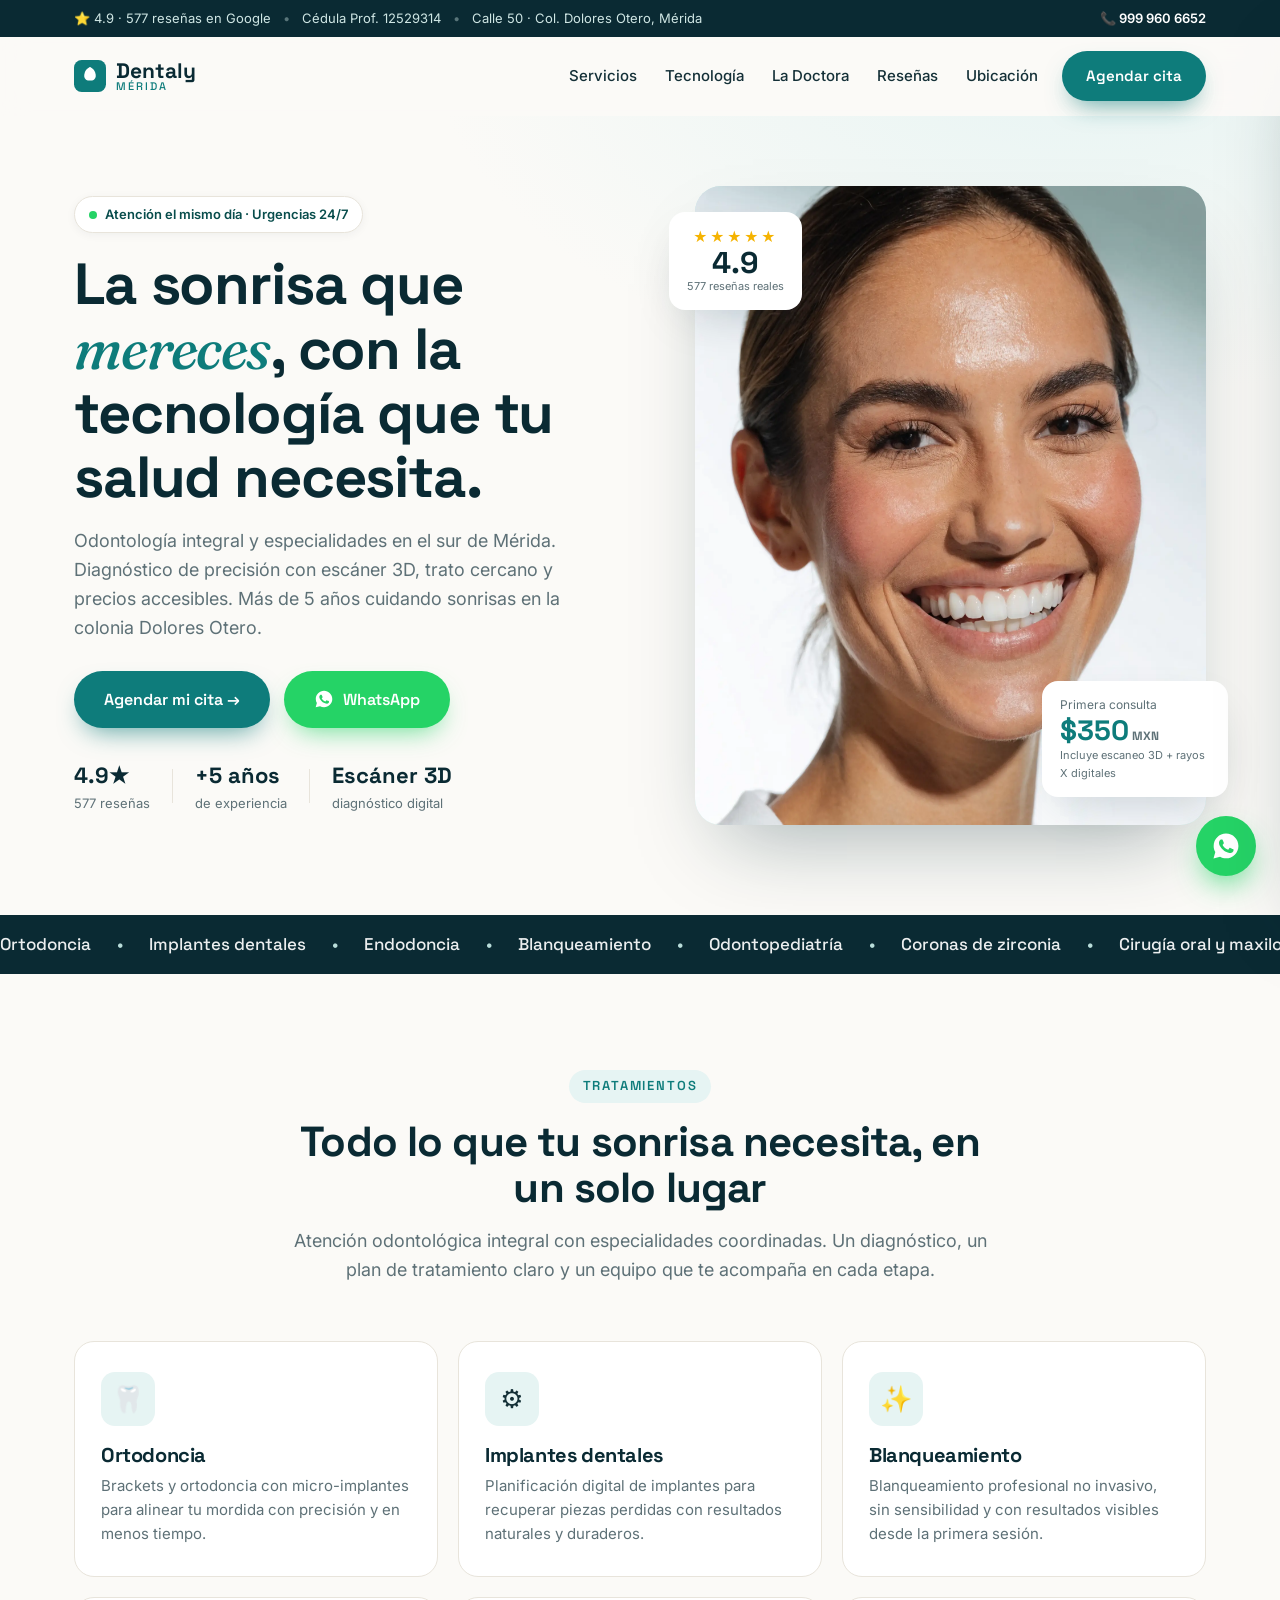
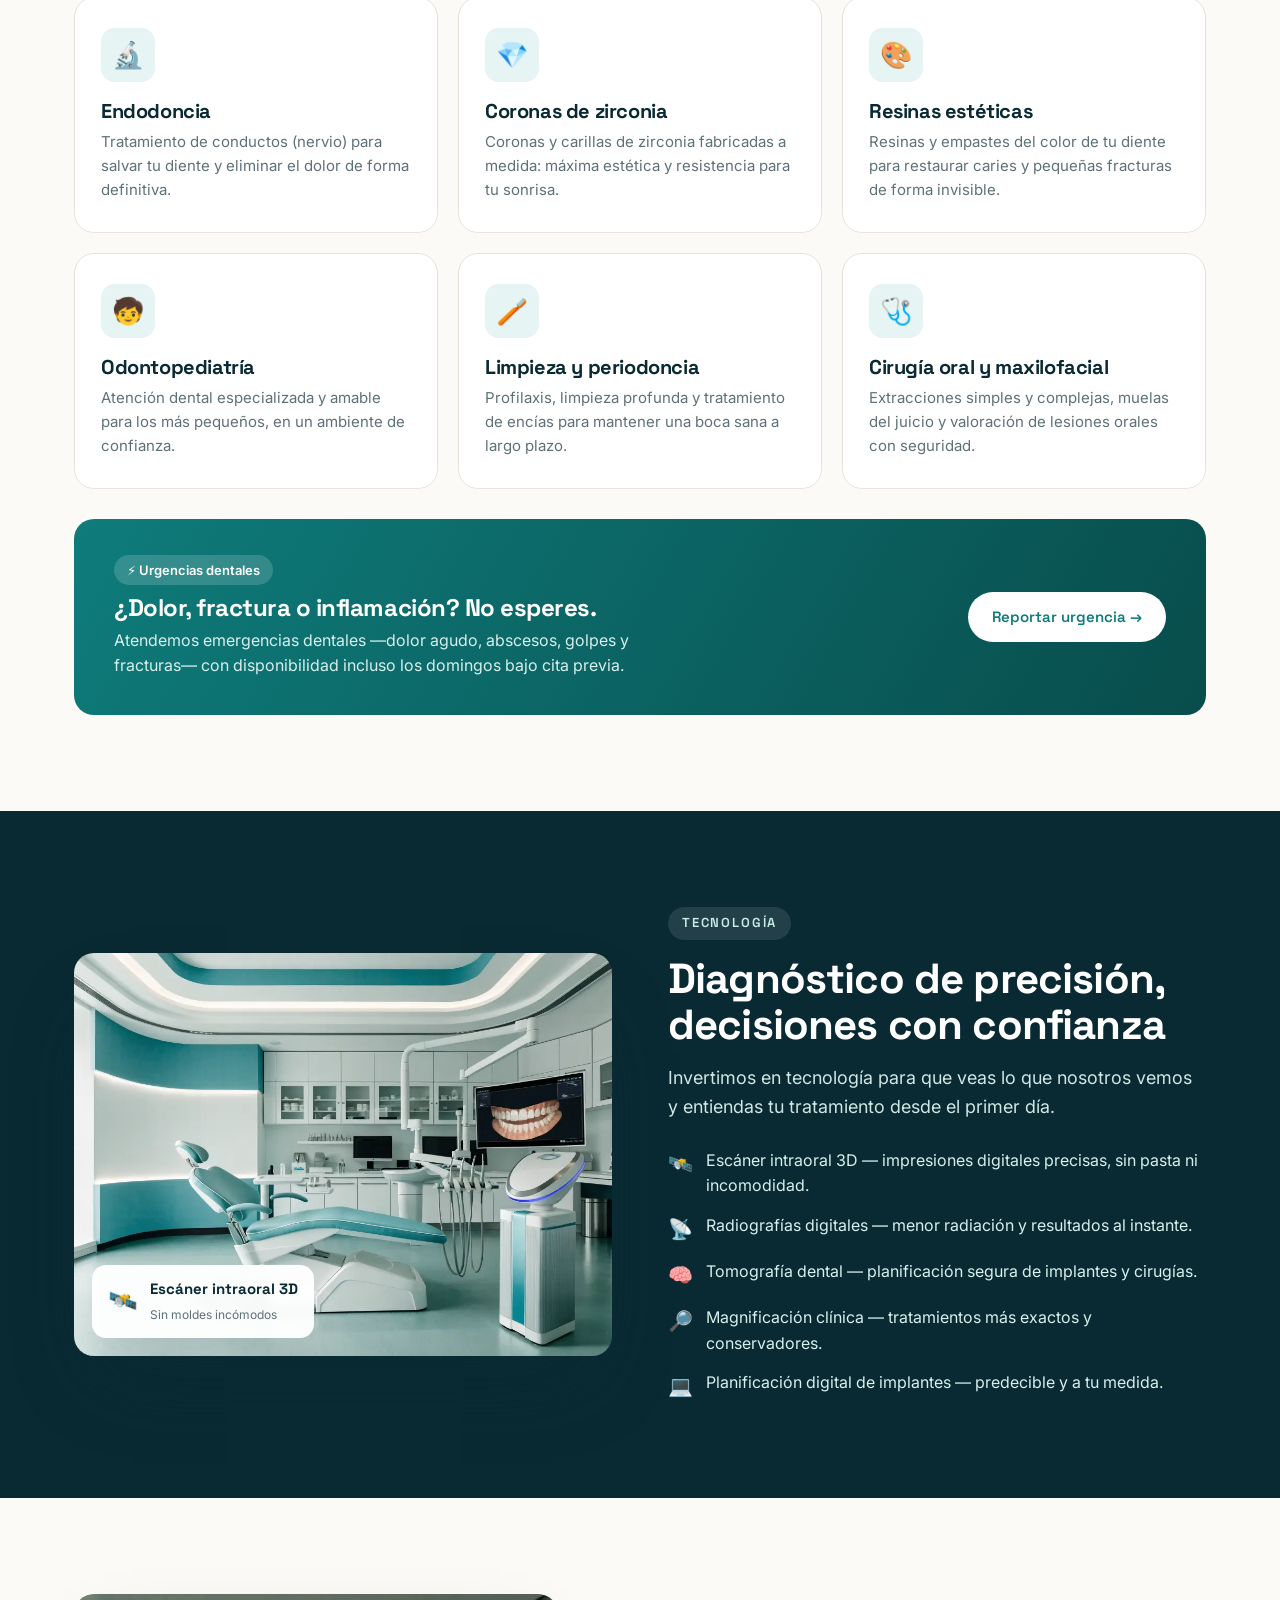
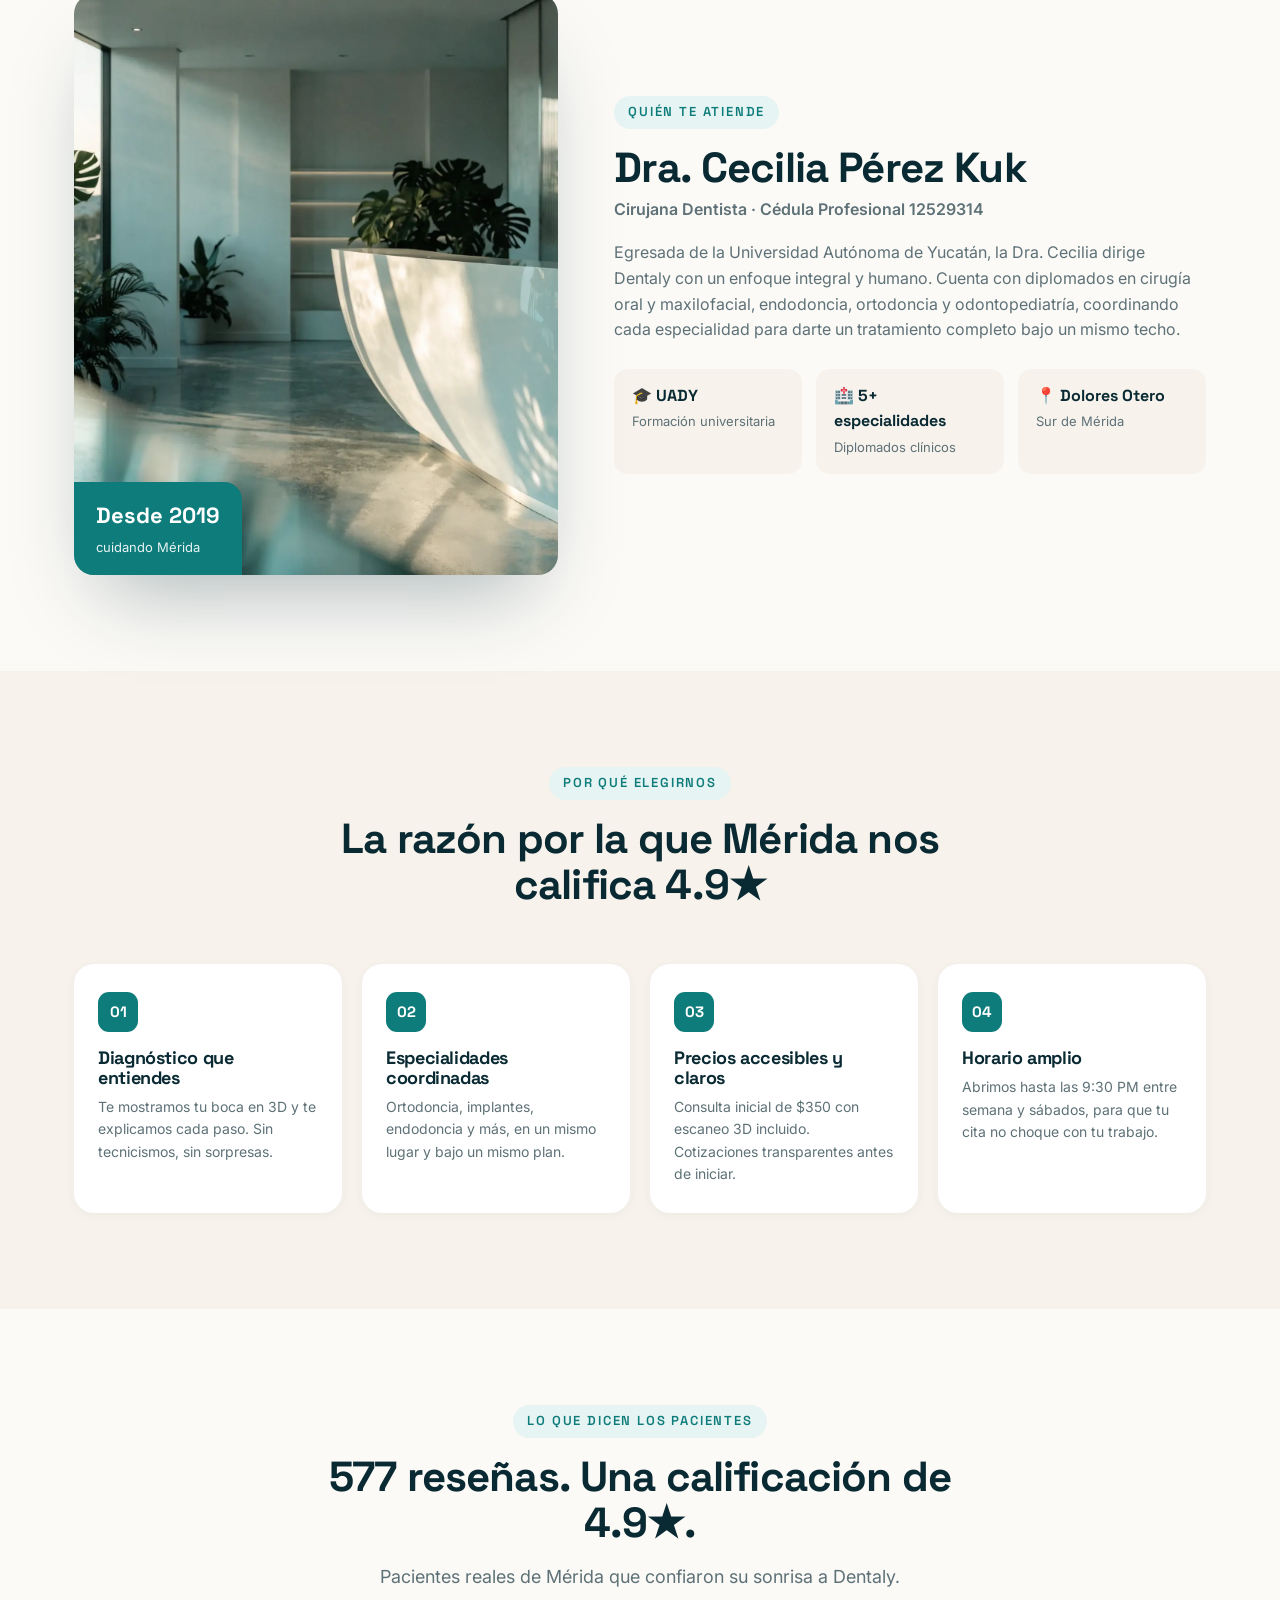
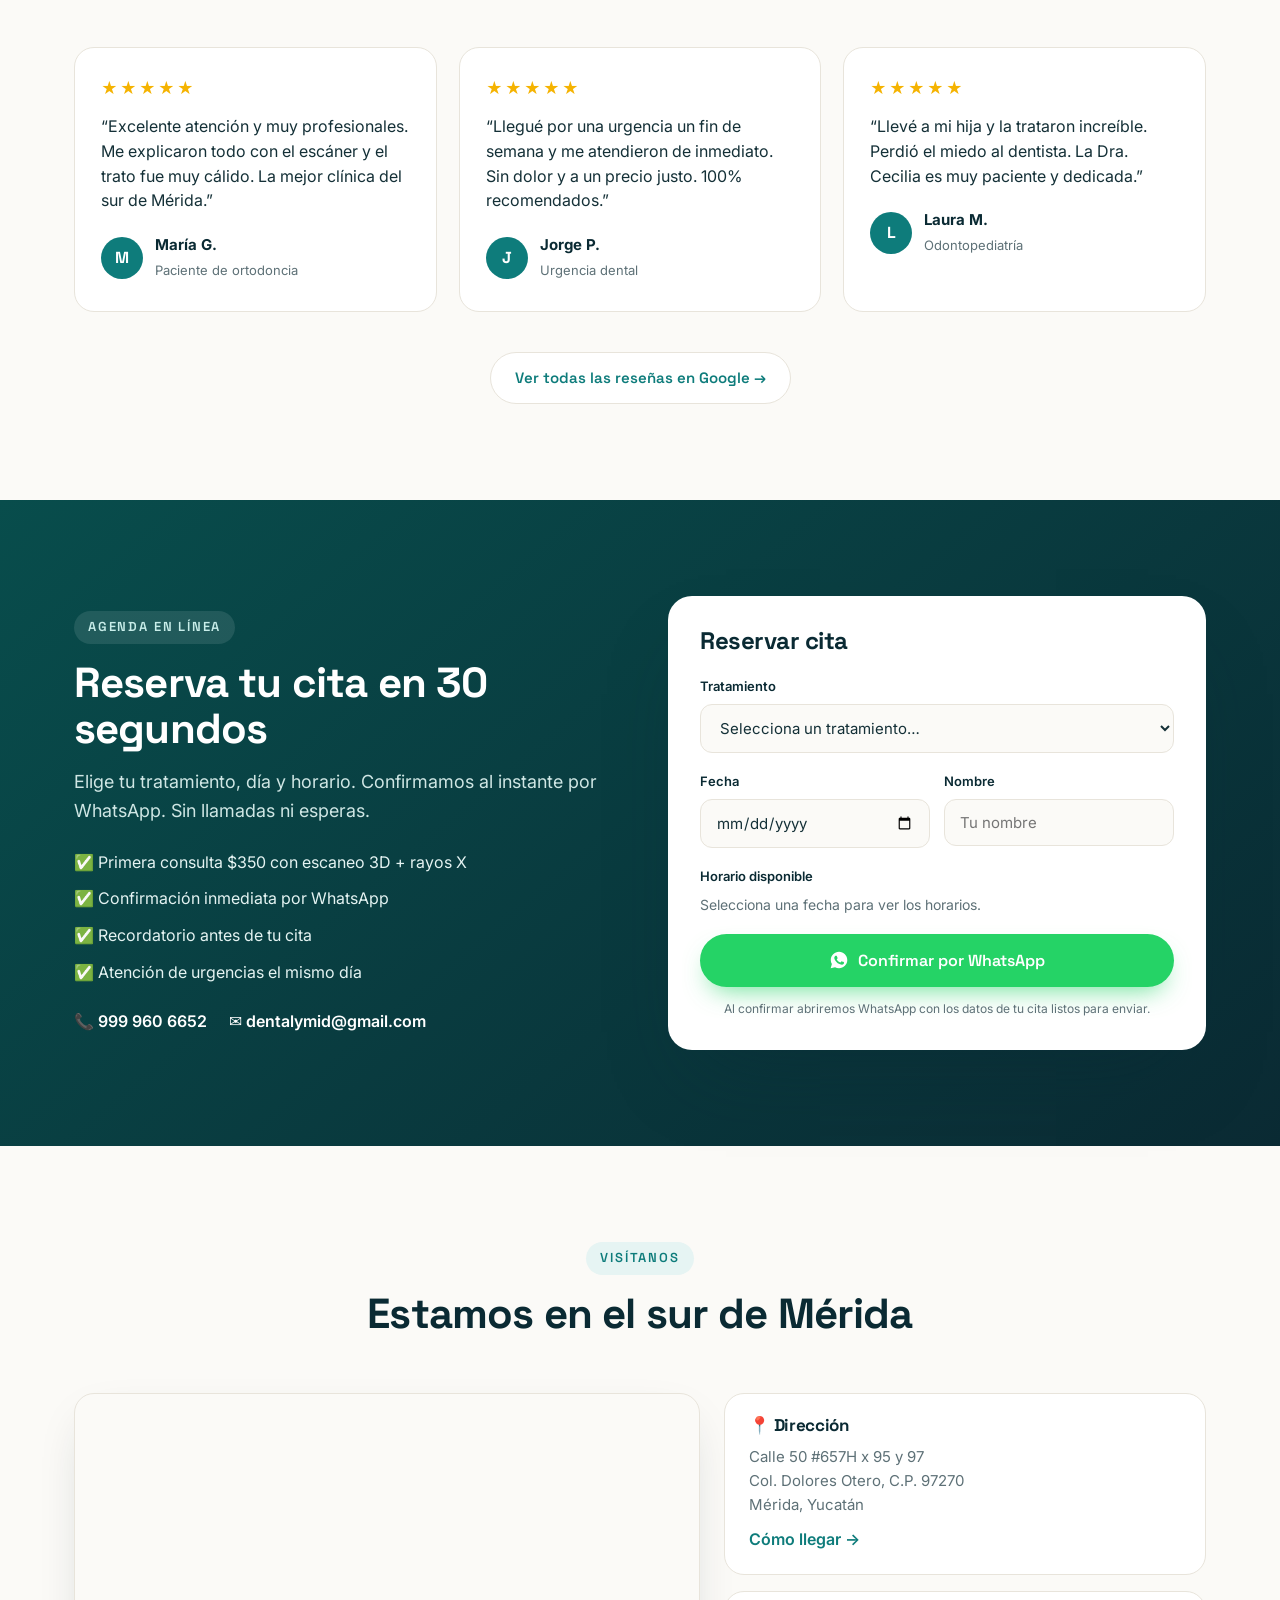
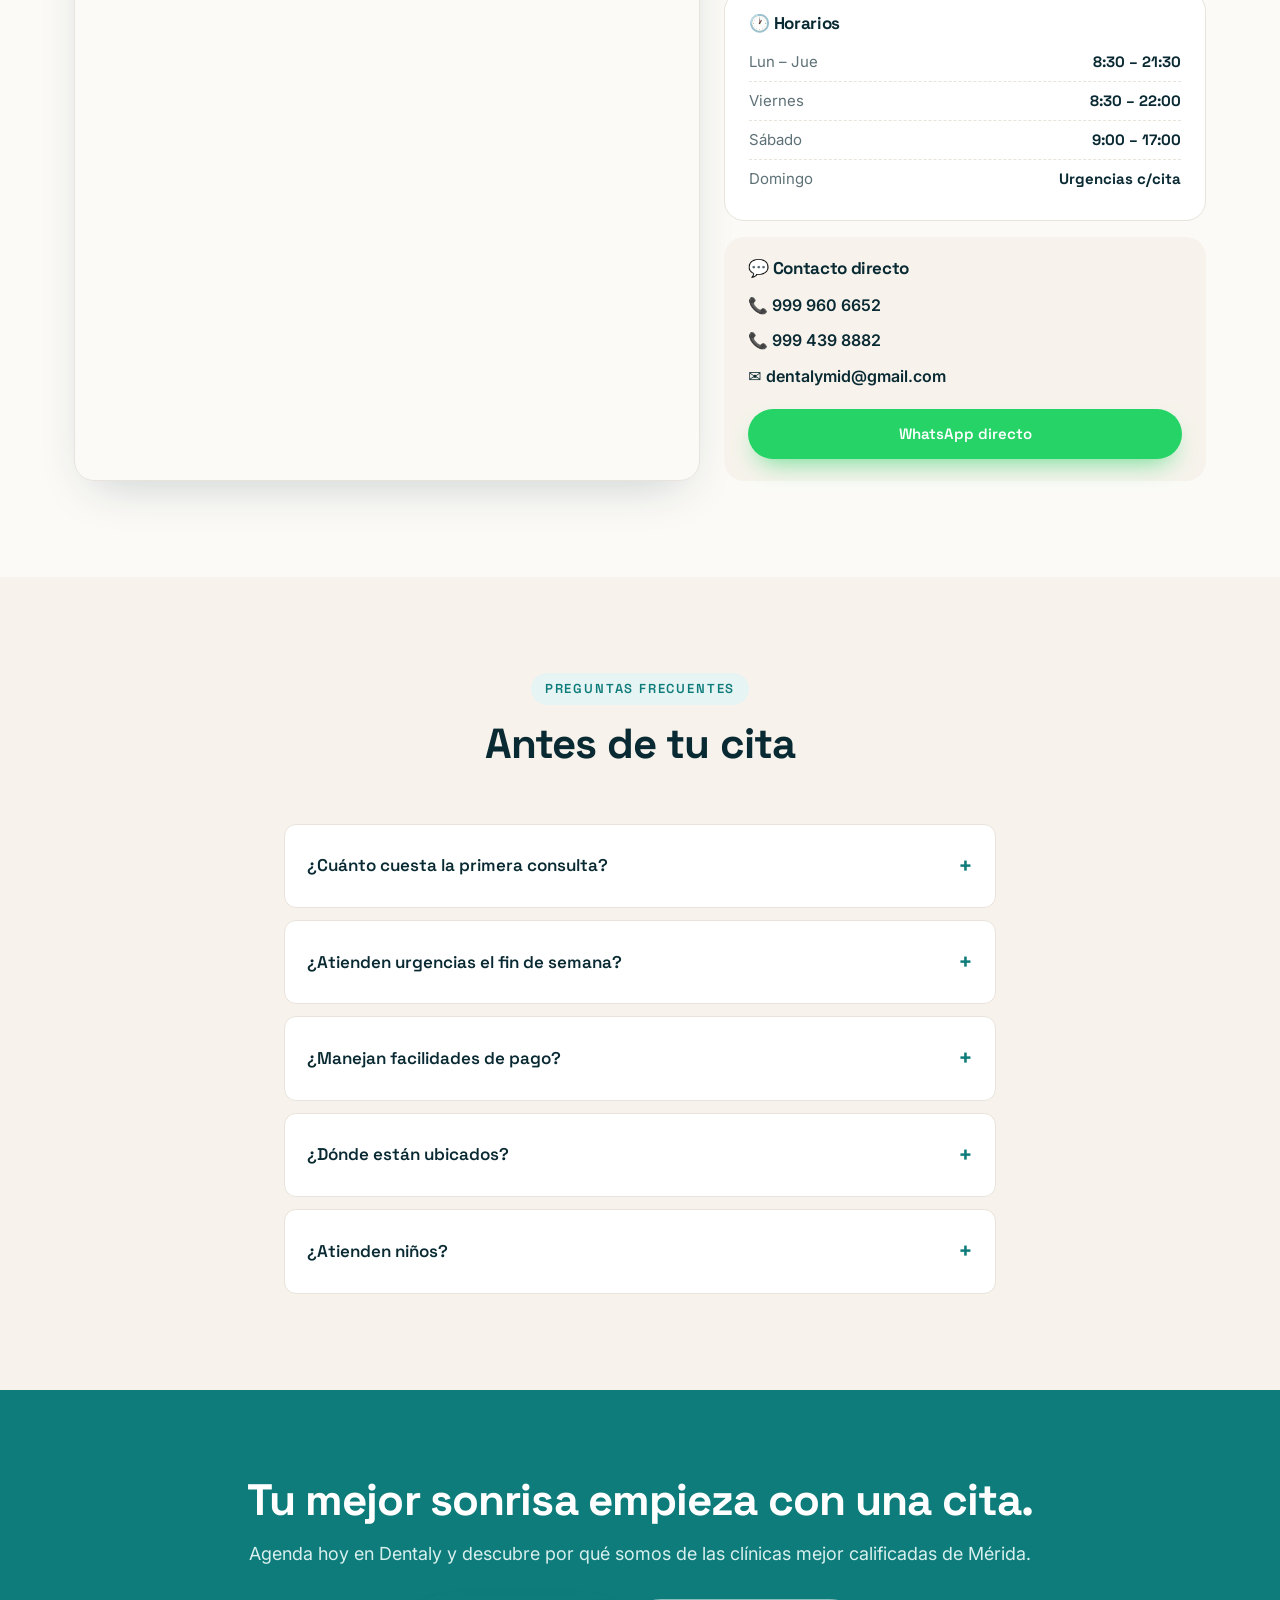
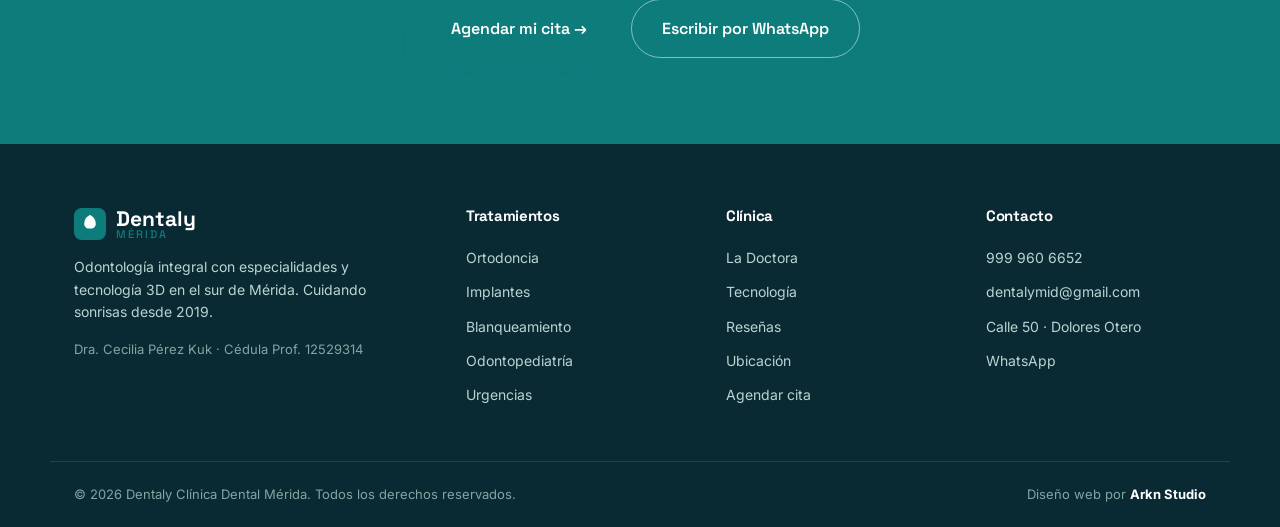
<file: demo-dentaly/index.html>
<!DOCTYPE html>
<html lang="es">
<head>
  <meta charset="UTF-8" />
  <meta name="viewport" content="width=device-width, initial-scale=1.0" />
  <title>Dentaly · Clínica Dental en Mérida | Agenda tu cita en línea</title>
  <meta name="description" content="Dentaly Clínica Dental en Mérida, Yucatán. Ortodoncia, implantes, endodoncia, blanqueamiento y odontopediatría con tecnología 3D. Agenda tu cita en línea. ⭐ 4.9 (577 reseñas)." />
  <meta name="theme-color" content="#0E7C7B" />

  <!-- Open Graph -->
  <meta property="og:title" content="Dentaly · Clínica Dental en Mérida" />
  <meta property="og:description" content="Odontología integral con especialidades y tecnología 3D en el sur de Mérida. Agenda tu cita hoy." />
  <meta property="og:type" content="website" />

  <link rel="icon" type="image/svg+xml" href="data:image/svg+xml,%3Csvg xmlns='http://www.w3.org/2000/svg' viewBox='0 0 100 100'%3E%3Crect width='100' height='100' rx='22' fill='%230E7C7B'/%3E%3Cpath d='M50 22C50 22 38 27 34 38C30 49 32 56 37 61C41 65 45 64 50 64C55 64 59 65 63 61C68 56 70 49 66 38C62 27 50 22 50 22Z' fill='white'/%3E%3C/svg%3E" />

  <link rel="preconnect" href="https://fonts.googleapis.com" />
  <link rel="preconnect" href="https://fonts.gstatic.com" crossorigin />
  <link href="https://fonts.googleapis.com/css2?family=Space+Grotesk:wght@400;500;600;700&family=Fraunces:opsz,wght@9..144,400;9..144,500;9..144,600&family=Inter:wght@400;500;600&display=swap" rel="stylesheet" />
  <link rel="stylesheet" href="styles.css" />

  <!-- Structured data for SEO / rich results -->
  <script type="application/ld+json">
  {
    "@context": "https://schema.org",
    "@type": "Dentist",
    "name": "Dentaly Clínica Dental Mérida",
    "image": "assets/operatory.webp",
    "telephone": "+52 999 960 6652",
    "email": "dentalymid@gmail.com",
    "url": "https://dentaly.website",
    "priceRange": "$$",
    "address": {
      "@type": "PostalAddress",
      "streetAddress": "Calle 50 #657H x 95 y 97, Col. Dolores Otero",
      "addressLocality": "Mérida",
      "addressRegion": "Yucatán",
      "postalCode": "97270",
      "addressCountry": "MX"
    },
    "geo": { "@type": "GeoCoordinates", "latitude": 20.9449047, "longitude": -89.6208949 },
    "aggregateRating": { "@type": "AggregateRating", "ratingValue": "4.9", "reviewCount": "577" },
    "openingHoursSpecification": [
      { "@type": "OpeningHoursSpecification", "dayOfWeek": ["Monday","Tuesday","Wednesday","Thursday"], "opens": "08:30", "closes": "21:30" },
      { "@type": "OpeningHoursSpecification", "dayOfWeek": "Friday", "opens": "08:30", "closes": "22:00" },
      { "@type": "OpeningHoursSpecification", "dayOfWeek": "Saturday", "opens": "09:00", "closes": "17:00" }
    ]
  }
  </script>
</head>
<body>

  <!-- TOP BAR -->
  <div class="topbar">
    <div class="topbar-inner">
      <span class="topbar-item">⭐ 4.9 · 577 reseñas en Google</span>
      <span class="topbar-dot">•</span>
      <span class="topbar-item">Cédula Prof. 12529314</span>
      <span class="topbar-dot">•</span>
      <span class="topbar-item topbar-hide">Calle 50 · Col. Dolores Otero, Mérida</span>
      <a class="topbar-phone" href="tel:+529999606652">📞 999 960 6652</a>
    </div>
  </div>

  <!-- NAV -->
  <nav class="nav" id="nav">
    <div class="nav-container">
      <a href="#inicio" class="nav-logo" aria-label="Dentaly inicio">
        <svg width="32" height="32" viewBox="0 0 100 100" aria-hidden="true">
          <rect width="100" height="100" rx="24" fill="#0E7C7B"/>
          <path d="M50 22C50 22 38 27 34 38C30 49 32 56 37 61C41 65 45 64 50 64C55 64 59 65 63 61C68 56 70 49 66 38C62 27 50 22 50 22Z" fill="white"/>
        </svg>
        <span class="nav-brand">Dentaly<small>Mérida</small></span>
      </a>
      <ul class="nav-links">
        <li><a href="#servicios">Servicios</a></li>
        <li><a href="#tecnologia">Tecnología</a></li>
        <li><a href="#doctora">La Doctora</a></li>
        <li><a href="#resenas">Reseñas</a></li>
        <li><a href="#ubicacion">Ubicación</a></li>
      </ul>
      <a href="#cita" class="btn btn-primary nav-cta">Agendar cita</a>
      <button class="nav-toggle" id="navToggle" aria-label="Abrir menú">
        <span></span><span></span><span></span>
      </button>
    </div>
  </nav>

  <!-- MOBILE MENU -->
  <div class="mobile-menu" id="mobileMenu">
    <a href="#servicios" class="mm-item">Servicios</a>
    <a href="#tecnologia" class="mm-item">Tecnología</a>
    <a href="#doctora" class="mm-item">La Doctora</a>
    <a href="#resenas" class="mm-item">Reseñas</a>
    <a href="#ubicacion" class="mm-item">Ubicación</a>
    <a href="#cita" class="btn btn-primary mm-cta">Agendar cita</a>
  </div>

  <!-- HERO -->
  <section class="hero" id="inicio">
    <div class="hero-grid">
      <div class="hero-copy reveal">
        <div class="hero-badge"><span class="pulse"></span> Atención el mismo día · Urgencias 24/7</div>
        <h1 class="hero-title">La sonrisa que <em>mereces</em>, con la tecnología que tu salud necesita.</h1>
        <p class="hero-sub">Odontología integral y especialidades en el sur de Mérida. Diagnóstico de precisión con escáner 3D, trato cercano y precios accesibles. Más de 5 años cuidando sonrisas en la colonia Dolores Otero.</p>
        <div class="hero-actions">
          <a href="#cita" class="btn btn-primary btn-lg">Agendar mi cita →</a>
          <a href="https://wa.me/529999606652?text=Hola%20Dentaly%2C%20quiero%20agendar%20una%20cita." target="_blank" rel="noopener noreferrer" class="btn btn-whats btn-lg">
            <svg width="20" height="20" viewBox="0 0 24 24" fill="currentColor" aria-hidden="true"><path d="M12.04 2C6.58 2 2.13 6.45 2.13 11.91c0 1.75.46 3.46 1.32 4.96L2 22l5.25-1.38c1.45.79 3.08 1.21 4.79 1.21 5.46 0 9.91-4.45 9.91-9.91C21.95 6.45 17.5 2 12.04 2zm5.8 14.18c-.24.68-1.4 1.3-1.94 1.38-.5.07-1.12.1-1.81-.11-.42-.13-.95-.31-1.64-.6-2.88-1.24-4.76-4.14-4.9-4.33-.14-.19-1.17-1.56-1.17-2.97 0-1.41.74-2.11 1-2.4.26-.29.57-.36.76-.36.19 0 .38 0 .55.01.18.01.41-.07.65.49.24.57.81 1.97.88 2.11.07.14.12.31.02.5-.1.19-.15.31-.29.48-.14.17-.3.38-.43.51-.14.14-.29.29-.12.58.17.29.74 1.22 1.59 1.98 1.09.97 2.01 1.27 2.3 1.41.29.14.46.12.63-.07.17-.19.72-.84.91-1.13.19-.29.38-.24.65-.14.27.1 1.7.8 1.99.95.29.14.48.21.55.34.07.12.07.71-.17 1.39z"/></svg>
            WhatsApp
          </a>
        </div>
        <div class="hero-trust">
          <div class="ht-item"><strong>4.9★</strong><span>577 reseñas</span></div>
          <div class="ht-sep"></div>
          <div class="ht-item"><strong>+5 años</strong><span>de experiencia</span></div>
          <div class="ht-sep"></div>
          <div class="ht-item"><strong>Escáner 3D</strong><span>diagnóstico digital</span></div>
        </div>
      </div>

      <div class="hero-visual reveal">
        <div class="hero-photo">
          <img src="assets/smile.webp" alt="Paciente con sonrisa sana y radiante en Dentaly Mérida" loading="eager" />
        </div>
        <div class="hero-card hero-card-rating">
          <div class="hcr-stars">★★★★★</div>
          <div class="hcr-num">4.9</div>
          <div class="hcr-label">577 reseñas reales</div>
        </div>
        <div class="hero-card hero-card-price">
          <div class="hcp-label">Primera consulta</div>
          <div class="hcp-num">$350<small>MXN</small></div>
          <div class="hcp-note">Incluye escaneo 3D + rayos X digitales</div>
        </div>
      </div>
    </div>
    <div class="hero-fade"></div>
  </section>

  <!-- MARQUEE / SPECIALTIES STRIP -->
  <div class="marquee" aria-hidden="true">
    <div class="marquee-track">
      <span>Ortodoncia</span><span>•</span><span>Implantes dentales</span><span>•</span><span>Endodoncia</span><span>•</span><span>Blanqueamiento</span><span>•</span><span>Odontopediatría</span><span>•</span><span>Coronas de zirconia</span><span>•</span><span>Cirugía oral y maxilofacial</span><span>•</span><span>Periodoncia</span><span>•</span>
      <span>Ortodoncia</span><span>•</span><span>Implantes dentales</span><span>•</span><span>Endodoncia</span><span>•</span><span>Blanqueamiento</span><span>•</span><span>Odontopediatría</span><span>•</span><span>Coronas de zirconia</span><span>•</span><span>Cirugía oral y maxilofacial</span><span>•</span><span>Periodoncia</span><span>•</span>
    </div>
  </div>

  <!-- SERVICIOS -->
  <section class="section" id="servicios">
    <div class="container">
      <div class="section-head reveal">
        <span class="eyebrow">Tratamientos</span>
        <h2 class="section-title">Todo lo que tu sonrisa necesita, en un solo lugar</h2>
        <p class="section-lead">Atención odontológica integral con especialidades coordinadas. Un diagnóstico, un plan de tratamiento claro y un equipo que te acompaña en cada etapa.</p>
      </div>

      <div class="services-grid">
        <article class="service-card reveal">
          <div class="svc-icon">🦷</div>
          <h3>Ortodoncia</h3>
          <p>Brackets y ortodoncia con micro-implantes para alinear tu mordida con precisión y en menos tiempo.</p>
        </article>
        <article class="service-card reveal">
          <div class="svc-icon">⚙️</div>
          <h3>Implantes dentales</h3>
          <p>Planificación digital de implantes para recuperar piezas perdidas con resultados naturales y duraderos.</p>
        </article>
        <article class="service-card reveal">
          <div class="svc-icon">✨</div>
          <h3>Blanqueamiento</h3>
          <p>Blanqueamiento profesional no invasivo, sin sensibilidad y con resultados visibles desde la primera sesión.</p>
        </article>
        <article class="service-card reveal">
          <div class="svc-icon">🔬</div>
          <h3>Endodoncia</h3>
          <p>Tratamiento de conductos (nervio) para salvar tu diente y eliminar el dolor de forma definitiva.</p>
        </article>
        <article class="service-card reveal">
          <div class="svc-icon">💎</div>
          <h3>Coronas de zirconia</h3>
          <p>Coronas y carillas de zirconia fabricadas a medida: máxima estética y resistencia para tu sonrisa.</p>
        </article>
        <article class="service-card reveal">
          <div class="svc-icon">🎨</div>
          <h3>Resinas estéticas</h3>
          <p>Resinas y empastes del color de tu diente para restaurar caries y pequeñas fracturas de forma invisible.</p>
        </article>
        <article class="service-card reveal">
          <div class="svc-icon">🧒</div>
          <h3>Odontopediatría</h3>
          <p>Atención dental especializada y amable para los más pequeños, en un ambiente de confianza.</p>
        </article>
        <article class="service-card reveal">
          <div class="svc-icon">🪥</div>
          <h3>Limpieza y periodoncia</h3>
          <p>Profilaxis, limpieza profunda y tratamiento de encías para mantener una boca sana a largo plazo.</p>
        </article>
        <article class="service-card reveal">
          <div class="svc-icon">🩺</div>
          <h3>Cirugía oral y maxilofacial</h3>
          <p>Extracciones simples y complejas, muelas del juicio y valoración de lesiones orales con seguridad.</p>
        </article>
      </div>

      <!-- URGENCIAS HIGHLIGHT -->
      <div class="urgency reveal">
        <div class="urgency-text">
          <span class="urgency-badge">⚡ Urgencias dentales</span>
          <h3>¿Dolor, fractura o inflamación? No esperes.</h3>
          <p>Atendemos emergencias dentales —dolor agudo, abscesos, golpes y fracturas— con disponibilidad incluso los domingos bajo cita previa.</p>
        </div>
        <a href="https://wa.me/529999606652?text=Hola%20Dentaly%2C%20tengo%20una%20urgencia%20dental." target="_blank" rel="noopener noreferrer" class="btn btn-light">Reportar urgencia →</a>
      </div>
    </div>
  </section>

  <!-- TECNOLOGÍA -->
  <section class="section section-tech" id="tecnologia">
    <div class="container tech-grid">
      <div class="tech-visual reveal">
        <img src="assets/operatory.webp" alt="Consultorio dental moderno con equipo de tecnología 3D en Dentaly Mérida" loading="lazy" />
        <div class="tech-float">
          <span>🛰️</span>
          <div><strong>Escáner intraoral 3D</strong><small>Sin moldes incómodos</small></div>
        </div>
      </div>
      <div class="tech-copy reveal">
        <span class="eyebrow eyebrow-light">Tecnología</span>
        <h2 class="section-title light">Diagnóstico de precisión, decisiones con confianza</h2>
        <p class="section-lead light">Invertimos en tecnología para que veas lo que nosotros vemos y entiendas tu tratamiento desde el primer día.</p>
        <ul class="tech-list">
          <li><span>🛰️</span> Escáner intraoral 3D — impresiones digitales precisas, sin pasta ni incomodidad.</li>
          <li><span>📡</span> Radiografías digitales — menor radiación y resultados al instante.</li>
          <li><span>🧠</span> Tomografía dental — planificación segura de implantes y cirugías.</li>
          <li><span>🔎</span> Magnificación clínica — tratamientos más exactos y conservadores.</li>
          <li><span>💻</span> Planificación digital de implantes — predecible y a tu medida.</li>
        </ul>
      </div>
    </div>
  </section>

  <!-- DOCTORA / NOSOTROS -->
  <section class="section" id="doctora">
    <div class="container doctora-grid">
      <div class="doctora-photo reveal">
        <img src="assets/clinic.webp" alt="Recepción de la clínica Dentaly en Mérida" loading="lazy" />
        <div class="doctora-badge">
          <strong>Desde 2019</strong>
          <span>cuidando Mérida</span>
        </div>
      </div>
      <div class="doctora-copy reveal">
        <span class="eyebrow">Quién te atiende</span>
        <h2 class="section-title">Dra. Cecilia Pérez Kuk</h2>
        <p class="doctora-role">Cirujana Dentista · Cédula Profesional 12529314</p>
        <p>Egresada de la Universidad Autónoma de Yucatán, la Dra. Cecilia dirige Dentaly con un enfoque integral y humano. Cuenta con diplomados en cirugía oral y maxilofacial, endodoncia, ortodoncia y odontopediatría, coordinando cada especialidad para darte un tratamiento completo bajo un mismo techo.</p>
        <div class="doctora-creds">
          <div class="cred"><strong>🎓 UADY</strong><span>Formación universitaria</span></div>
          <div class="cred"><strong>🏥 5+ especialidades</strong><span>Diplomados clínicos</span></div>
          <div class="cred"><strong>📍 Dolores Otero</strong><span>Sur de Mérida</span></div>
        </div>
      </div>
    </div>
  </section>

  <!-- POR QUÉ DENTALY -->
  <section class="section section-why">
    <div class="container">
      <div class="section-head reveal">
        <span class="eyebrow">Por qué elegirnos</span>
        <h2 class="section-title">La razón por la que Mérida nos califica 4.9★</h2>
      </div>
      <div class="why-grid">
        <div class="why-card reveal"><div class="why-num">01</div><h3>Diagnóstico que entiendes</h3><p>Te mostramos tu boca en 3D y te explicamos cada paso. Sin tecnicismos, sin sorpresas.</p></div>
        <div class="why-card reveal"><div class="why-num">02</div><h3>Especialidades coordinadas</h3><p>Ortodoncia, implantes, endodoncia y más, en un mismo lugar y bajo un mismo plan.</p></div>
        <div class="why-card reveal"><div class="why-num">03</div><h3>Precios accesibles y claros</h3><p>Consulta inicial de $350 con escaneo 3D incluido. Cotizaciones transparentes antes de iniciar.</p></div>
        <div class="why-card reveal"><div class="why-num">04</div><h3>Horario amplio</h3><p>Abrimos hasta las 9:30 PM entre semana y sábados, para que tu cita no choque con tu trabajo.</p></div>
      </div>
    </div>
  </section>

  <!-- RESEÑAS -->
  <section class="section" id="resenas">
    <div class="container">
      <div class="section-head reveal">
        <span class="eyebrow">Lo que dicen los pacientes</span>
        <h2 class="section-title">577 reseñas. Una calificación de 4.9★.</h2>
        <p class="section-lead">Pacientes reales de Mérida que confiaron su sonrisa a Dentaly.</p>
      </div>
      <div class="reviews-grid">
        <figure class="review-card reveal">
          <div class="rc-stars">★★★★★</div>
          <blockquote>“Excelente atención y muy profesionales. Me explicaron todo con el escáner y el trato fue muy cálido. La mejor clínica del sur de Mérida.”</blockquote>
          <figcaption><span class="rc-avatar">M</span><div><strong>María G.</strong><small>Paciente de ortodoncia</small></div></figcaption>
        </figure>
        <figure class="review-card reveal">
          <div class="rc-stars">★★★★★</div>
          <blockquote>“Llegué por una urgencia un fin de semana y me atendieron de inmediato. Sin dolor y a un precio justo. 100% recomendados.”</blockquote>
          <figcaption><span class="rc-avatar">J</span><div><strong>Jorge P.</strong><small>Urgencia dental</small></div></figcaption>
        </figure>
        <figure class="review-card reveal">
          <div class="rc-stars">★★★★★</div>
          <blockquote>“Llevé a mi hija y la trataron increíble. Perdió el miedo al dentista. La Dra. Cecilia es muy paciente y dedicada.”</blockquote>
          <figcaption><span class="rc-avatar">L</span><div><strong>Laura M.</strong><small>Odontopediatría</small></div></figcaption>
        </figure>
      </div>
      <div class="reviews-cta reveal">
        <a href="https://www.google.com/maps/search/Dentaly+Clinica+Dental+Merida" target="_blank" rel="noopener noreferrer" class="btn btn-ghost">Ver todas las reseñas en Google →</a>
      </div>
    </div>
  </section>

  <!-- AGENDA TU CITA -->
  <section class="section section-cita" id="cita">
    <div class="container cita-grid">
      <div class="cita-copy reveal">
        <span class="eyebrow eyebrow-light">Agenda en línea</span>
        <h2 class="section-title light">Reserva tu cita en 30 segundos</h2>
        <p class="section-lead light">Elige tu tratamiento, día y horario. Confirmamos al instante por WhatsApp. Sin llamadas ni esperas.</p>
        <ul class="cita-perks">
          <li>✅ Primera consulta $350 con escaneo 3D + rayos X</li>
          <li>✅ Confirmación inmediata por WhatsApp</li>
          <li>✅ Recordatorio antes de tu cita</li>
          <li>✅ Atención de urgencias el mismo día</li>
        </ul>
        <div class="cita-contact">
          <a href="tel:+529999606652" class="cc-item">📞 999 960 6652</a>
          <a href="mailto:dentalymid@gmail.com" class="cc-item">✉️ dentalymid@gmail.com</a>
        </div>
      </div>

      <!-- BOOKING FORM -->
      <form class="booking reveal" id="bookingForm" novalidate>
        <h3 class="booking-title">Reservar cita</h3>

        <label class="field">
          <span>Tratamiento</span>
          <select id="bk-service" required>
            <option value="" disabled selected>Selecciona un tratamiento…</option>
            <option>Primera consulta / valoración</option>
            <option>Ortodoncia</option>
            <option>Implantes dentales</option>
            <option>Blanqueamiento</option>
            <option>Endodoncia (nervio)</option>
            <option>Coronas / carillas de zirconia</option>
            <option>Resinas estéticas</option>
            <option>Odontopediatría (niños)</option>
            <option>Limpieza / periodoncia</option>
            <option>Extracción / muela del juicio</option>
            <option>⚡ Urgencia dental</option>
          </select>
        </label>

        <div class="field-row">
          <label class="field">
            <span>Fecha</span>
            <input type="date" id="bk-date" required />
          </label>
          <label class="field">
            <span>Nombre</span>
            <input type="text" id="bk-name" placeholder="Tu nombre" required />
          </label>
        </div>

        <div class="field">
          <span>Horario disponible</span>
          <div class="slots" id="bk-slots">
            <p class="slots-hint">Selecciona una fecha para ver los horarios.</p>
          </div>
        </div>

        <button type="submit" class="btn btn-whats btn-block btn-lg" id="bk-submit">
          <svg width="20" height="20" viewBox="0 0 24 24" fill="currentColor" aria-hidden="true"><path d="M12.04 2C6.58 2 2.13 6.45 2.13 11.91c0 1.75.46 3.46 1.32 4.96L2 22l5.25-1.38c1.45.79 3.08 1.21 4.79 1.21 5.46 0 9.91-4.45 9.91-9.91C21.95 6.45 17.5 2 12.04 2zm5.8 14.18c-.24.68-1.4 1.3-1.94 1.38-.5.07-1.12.1-1.81-.11-.42-.13-.95-.31-1.64-.6-2.88-1.24-4.76-4.14-4.9-4.33-.14-.19-1.17-1.56-1.17-2.97 0-1.41.74-2.11 1-2.4.26-.29.57-.36.76-.36.19 0 .38 0 .55.01.18.01.41-.07.65.49.24.57.81 1.97.88 2.11.07.14.12.31.02.5-.1.19-.15.31-.29.48-.14.17-.3.38-.43.51-.14.14-.29.29-.12.58.17.29.74 1.22 1.59 1.98 1.09.97 2.01 1.27 2.3 1.41.29.14.46.12.63-.07.17-.19.72-.84.91-1.13.19-.29.38-.24.65-.14.27.1 1.7.8 1.99.95.29.14.48.21.55.34.07.12.07.71-.17 1.39z"/></svg>
          Confirmar por WhatsApp
        </button>
        <p class="booking-foot">Al confirmar abriremos WhatsApp con los datos de tu cita listos para enviar.</p>
      </form>
    </div>
  </section>

  <!-- UBICACIÓN -->
  <section class="section" id="ubicacion">
    <div class="container">
      <div class="section-head reveal">
        <span class="eyebrow">Visítanos</span>
        <h2 class="section-title">Estamos en el sur de Mérida</h2>
      </div>
      <div class="ubicacion-grid">
        <div class="map-wrap reveal">
          <iframe
            title="Mapa de Dentaly Clínica Dental Mérida"
            src="https://www.openstreetmap.org/export/embed.html?bbox=-89.6289%2C20.9389%2C-89.6129%2C20.9509&amp;layer=mapnik&amp;marker=20.9449047%2C-89.6208949"
            loading="lazy" referrerpolicy="no-referrer-when-downgrade"></iframe>
        </div>
        <div class="info-cards reveal">
          <div class="info-card">
            <h3>📍 Dirección</h3>
            <p>Calle 50 #657H x 95 y 97<br/>Col. Dolores Otero, C.P. 97270<br/>Mérida, Yucatán</p>
            <a href="https://www.google.com/maps/dir/?api=1&destination=20.9449047,-89.6208949" target="_blank" rel="noopener noreferrer" class="info-link">Cómo llegar →</a>
          </div>
          <div class="info-card">
            <h3>🕐 Horarios</h3>
            <ul class="hours">
              <li><span>Lun – Jue</span><strong>8:30 – 21:30</strong></li>
              <li><span>Viernes</span><strong>8:30 – 22:00</strong></li>
              <li><span>Sábado</span><strong>9:00 – 17:00</strong></li>
              <li><span>Domingo</span><strong>Urgencias c/cita</strong></li>
            </ul>
          </div>
          <div class="info-card info-card-cta">
            <h3>💬 Contacto directo</h3>
            <a href="tel:+529999606652" class="info-line">📞 999 960 6652</a>
            <a href="tel:+529994398882" class="info-line">📞 999 439 8882</a>
            <a href="mailto:dentalymid@gmail.com" class="info-line">✉️ dentalymid@gmail.com</a>
            <a href="https://wa.me/529999606652?text=Hola%20Dentaly%2C%20quiero%20agendar%20una%20cita." target="_blank" rel="noopener noreferrer" class="btn btn-whats btn-block">WhatsApp directo</a>
          </div>
        </div>
      </div>
    </div>
  </section>

  <!-- FAQ -->
  <section class="section section-faq">
    <div class="container container-narrow">
      <div class="section-head reveal">
        <span class="eyebrow">Preguntas frecuentes</span>
        <h2 class="section-title">Antes de tu cita</h2>
      </div>
      <div class="faq" id="faq">
        <details class="faq-item reveal"><summary>¿Cuánto cuesta la primera consulta?</summary><p>La valoración inicial cuesta $350 MXN e incluye escaneo intraoral 3D y radiografías digitales. Con eso te entregamos un diagnóstico y un plan de tratamiento claro.</p></details>
        <details class="faq-item reveal"><summary>¿Atienden urgencias el fin de semana?</summary><p>Sí. Atendemos urgencias dentales —dolor, fracturas, inflamación o abscesos— con disponibilidad incluso los domingos bajo cita previa. Escríbenos por WhatsApp y te damos prioridad.</p></details>
        <details class="faq-item reveal"><summary>¿Manejan facilidades de pago?</summary><p>Te damos una cotización transparente antes de iniciar cualquier tratamiento y opciones de pago según el plan. Pregúntanos al agendar.</p></details>
        <details class="faq-item reveal"><summary>¿Dónde están ubicados?</summary><p>En Calle 50 #657H x 95 y 97, Col. Dolores Otero, en el sur de Mérida (C.P. 97270). Tenemos fácil acceso y puedes ver la ruta en el mapa de esta página.</p></details>
        <details class="faq-item reveal"><summary>¿Atienden niños?</summary><p>Claro. Contamos con odontopediatría: atención especializada y amable para que los más pequeños vivan una experiencia tranquila y sin miedo.</p></details>
      </div>
    </div>
  </section>

  <!-- FINAL CTA -->
  <section class="final-cta">
    <div class="container reveal">
      <h2>Tu mejor sonrisa empieza con una cita.</h2>
      <p>Agenda hoy en Dentaly y descubre por qué somos de las clínicas mejor calificadas de Mérida.</p>
      <div class="final-actions">
        <a href="#cita" class="btn btn-primary btn-lg">Agendar mi cita →</a>
        <a href="https://wa.me/529999606652?text=Hola%20Dentaly%2C%20quiero%20agendar%20una%20cita." target="_blank" rel="noopener noreferrer" class="btn btn-outline btn-lg">Escribir por WhatsApp</a>
      </div>
    </div>
  </section>

  <!-- FOOTER -->
  <footer class="footer">
    <div class="container footer-grid">
      <div class="footer-brand">
        <div class="nav-logo">
          <svg width="32" height="32" viewBox="0 0 100 100" aria-hidden="true">
            <rect width="100" height="100" rx="24" fill="#0E7C7B"/>
            <path d="M50 22C50 22 38 27 34 38C30 49 32 56 37 61C41 65 45 64 50 64C55 64 59 65 63 61C68 56 70 49 66 38C62 27 50 22 50 22Z" fill="white"/>
          </svg>
          <span class="nav-brand">Dentaly<small>Mérida</small></span>
        </div>
        <p>Odontología integral con especialidades y tecnología 3D en el sur de Mérida. Cuidando sonrisas desde 2019.</p>
        <p class="footer-cedula">Dra. Cecilia Pérez Kuk · Cédula Prof. 12529314</p>
      </div>
      <div class="footer-col">
        <h4>Tratamientos</h4>
        <a href="#servicios">Ortodoncia</a>
        <a href="#servicios">Implantes</a>
        <a href="#servicios">Blanqueamiento</a>
        <a href="#servicios">Odontopediatría</a>
        <a href="#servicios">Urgencias</a>
      </div>
      <div class="footer-col">
        <h4>Clínica</h4>
        <a href="#doctora">La Doctora</a>
        <a href="#tecnologia">Tecnología</a>
        <a href="#resenas">Reseñas</a>
        <a href="#ubicacion">Ubicación</a>
        <a href="#cita">Agendar cita</a>
      </div>
      <div class="footer-col">
        <h4>Contacto</h4>
        <a href="tel:+529999606652">999 960 6652</a>
        <a href="mailto:dentalymid@gmail.com">dentalymid@gmail.com</a>
        <a href="#ubicacion">Calle 50 · Dolores Otero</a>
        <a href="https://wa.me/529999606652" target="_blank" rel="noopener noreferrer">WhatsApp</a>
      </div>
    </div>
    <div class="footer-bottom">
      <span>© <span id="year"></span> Dentaly Clínica Dental Mérida. Todos los derechos reservados.</span>
      <span class="footer-credit">Diseño web por <strong>Arkn Studio</strong></span>
    </div>
  </footer>

  <!-- STICKY WHATSAPP -->
  <a href="https://wa.me/529999606652?text=Hola%20Dentaly%2C%20quiero%20agendar%20una%20cita." target="_blank" rel="noopener noreferrer" class="wa-float" aria-label="Escríbenos por WhatsApp">
    <svg width="30" height="30" viewBox="0 0 24 24" fill="currentColor" aria-hidden="true"><path d="M12.04 2C6.58 2 2.13 6.45 2.13 11.91c0 1.75.46 3.46 1.32 4.96L2 22l5.25-1.38c1.45.79 3.08 1.21 4.79 1.21 5.46 0 9.91-4.45 9.91-9.91C21.95 6.45 17.5 2 12.04 2zm5.8 14.18c-.24.68-1.4 1.3-1.94 1.38-.5.07-1.12.1-1.81-.11-.42-.13-.95-.31-1.64-.6-2.88-1.24-4.76-4.14-4.9-4.33-.14-.19-1.17-1.56-1.17-2.97 0-1.41.74-2.11 1-2.4.26-.29.57-.36.76-.36.19 0 .38 0 .55.01.18.01.41-.07.65.49.24.57.81 1.97.88 2.11.07.14.12.31.02.5-.1.19-.15.31-.29.48-.14.17-.3.38-.43.51-.14.14-.29.29-.12.58.17.29.74 1.22 1.59 1.98 1.09.97 2.01 1.27 2.3 1.41.29.14.46.12.63-.07.17-.19.72-.84.91-1.13.19-.29.38-.24.65-.14.27.1 1.7.8 1.99.95.29.14.48.21.55.34.07.12.07.71-.17 1.39z"/></svg>
  </a>

  <script src="script.js"></script>
</body>
</html>
</file>
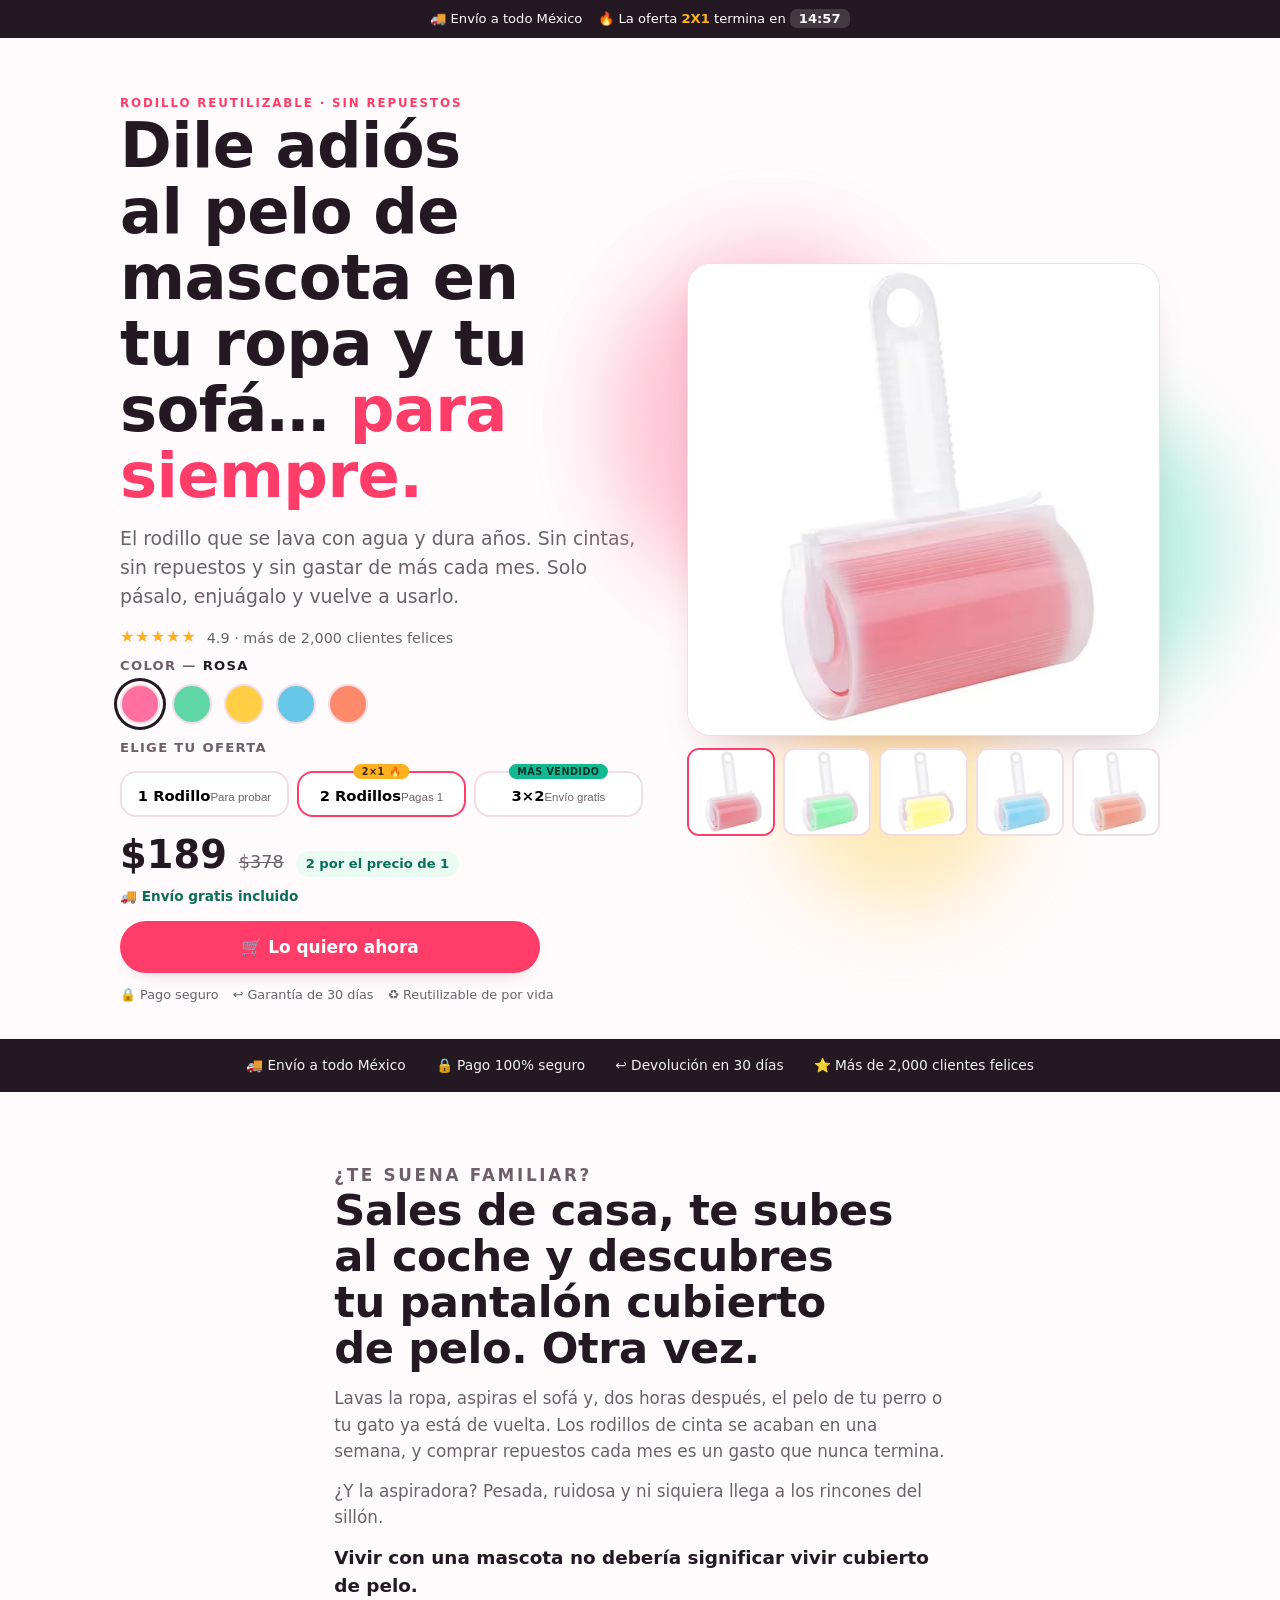
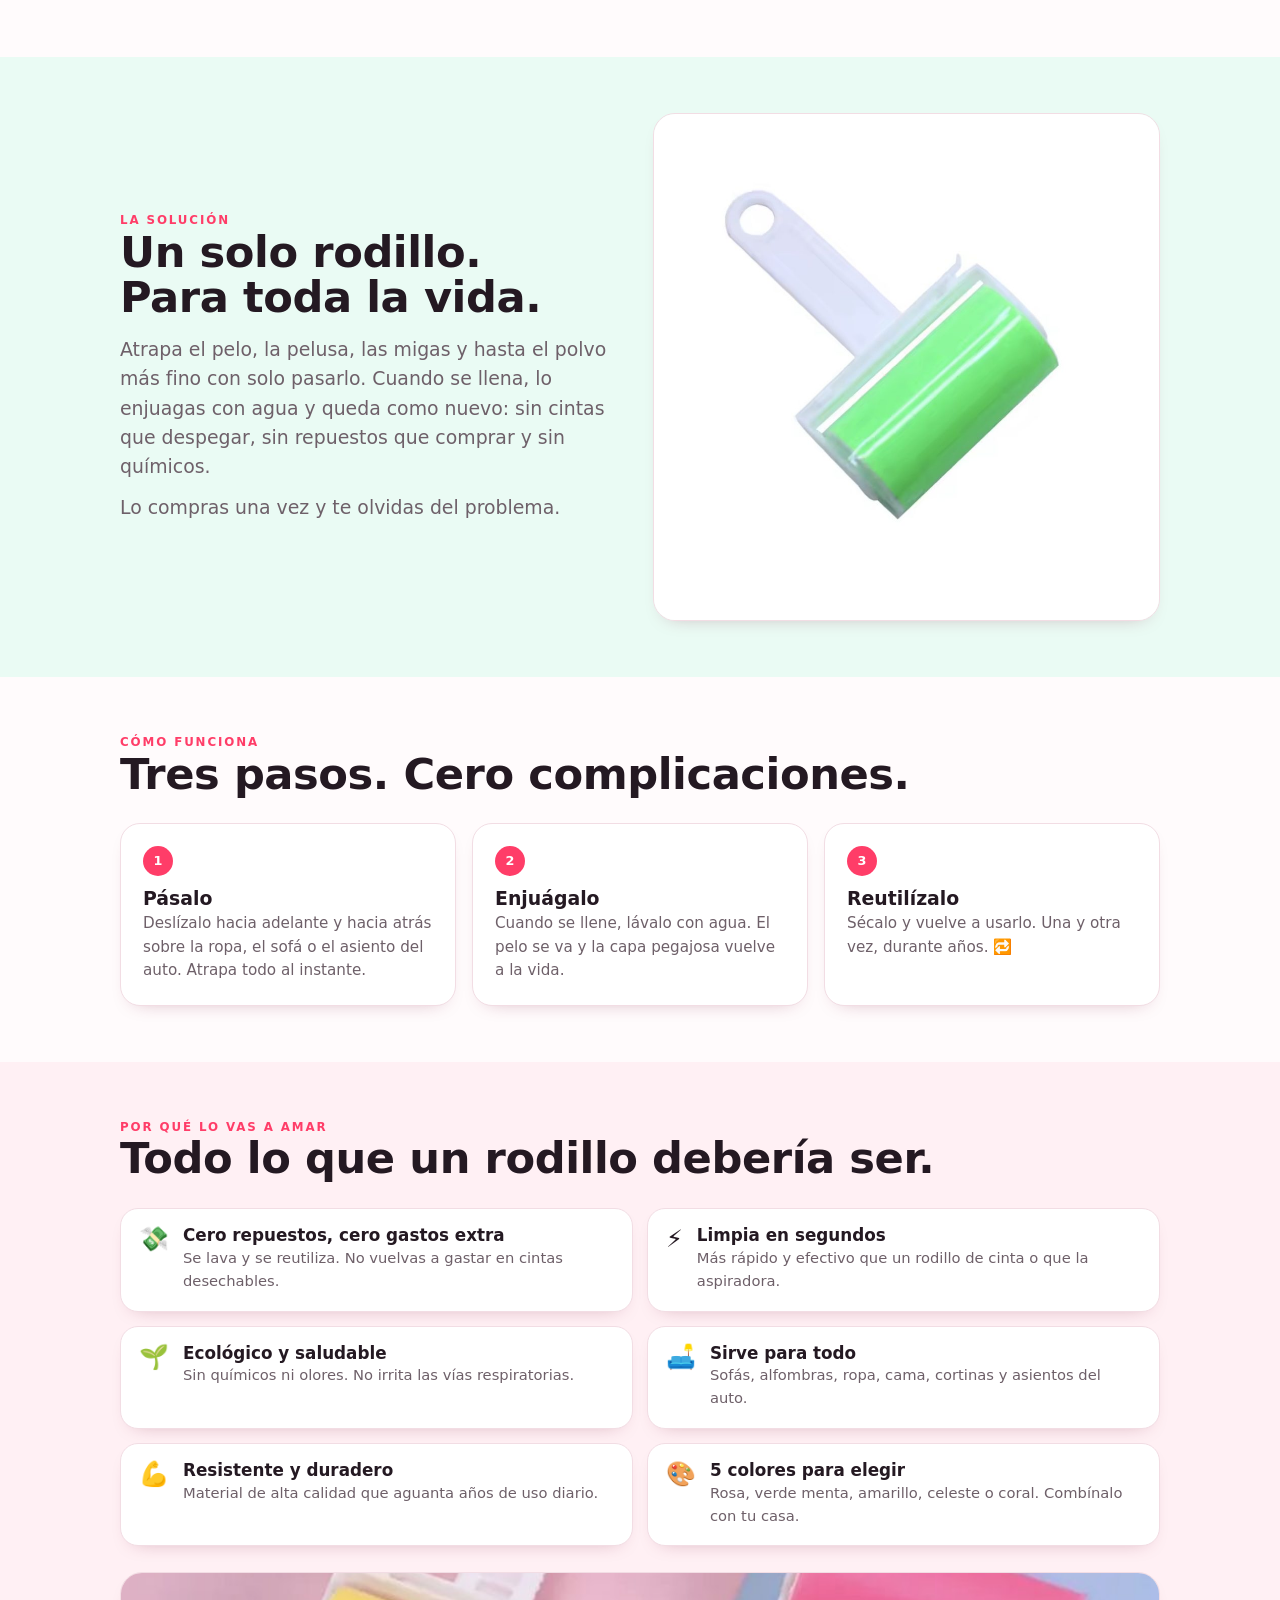
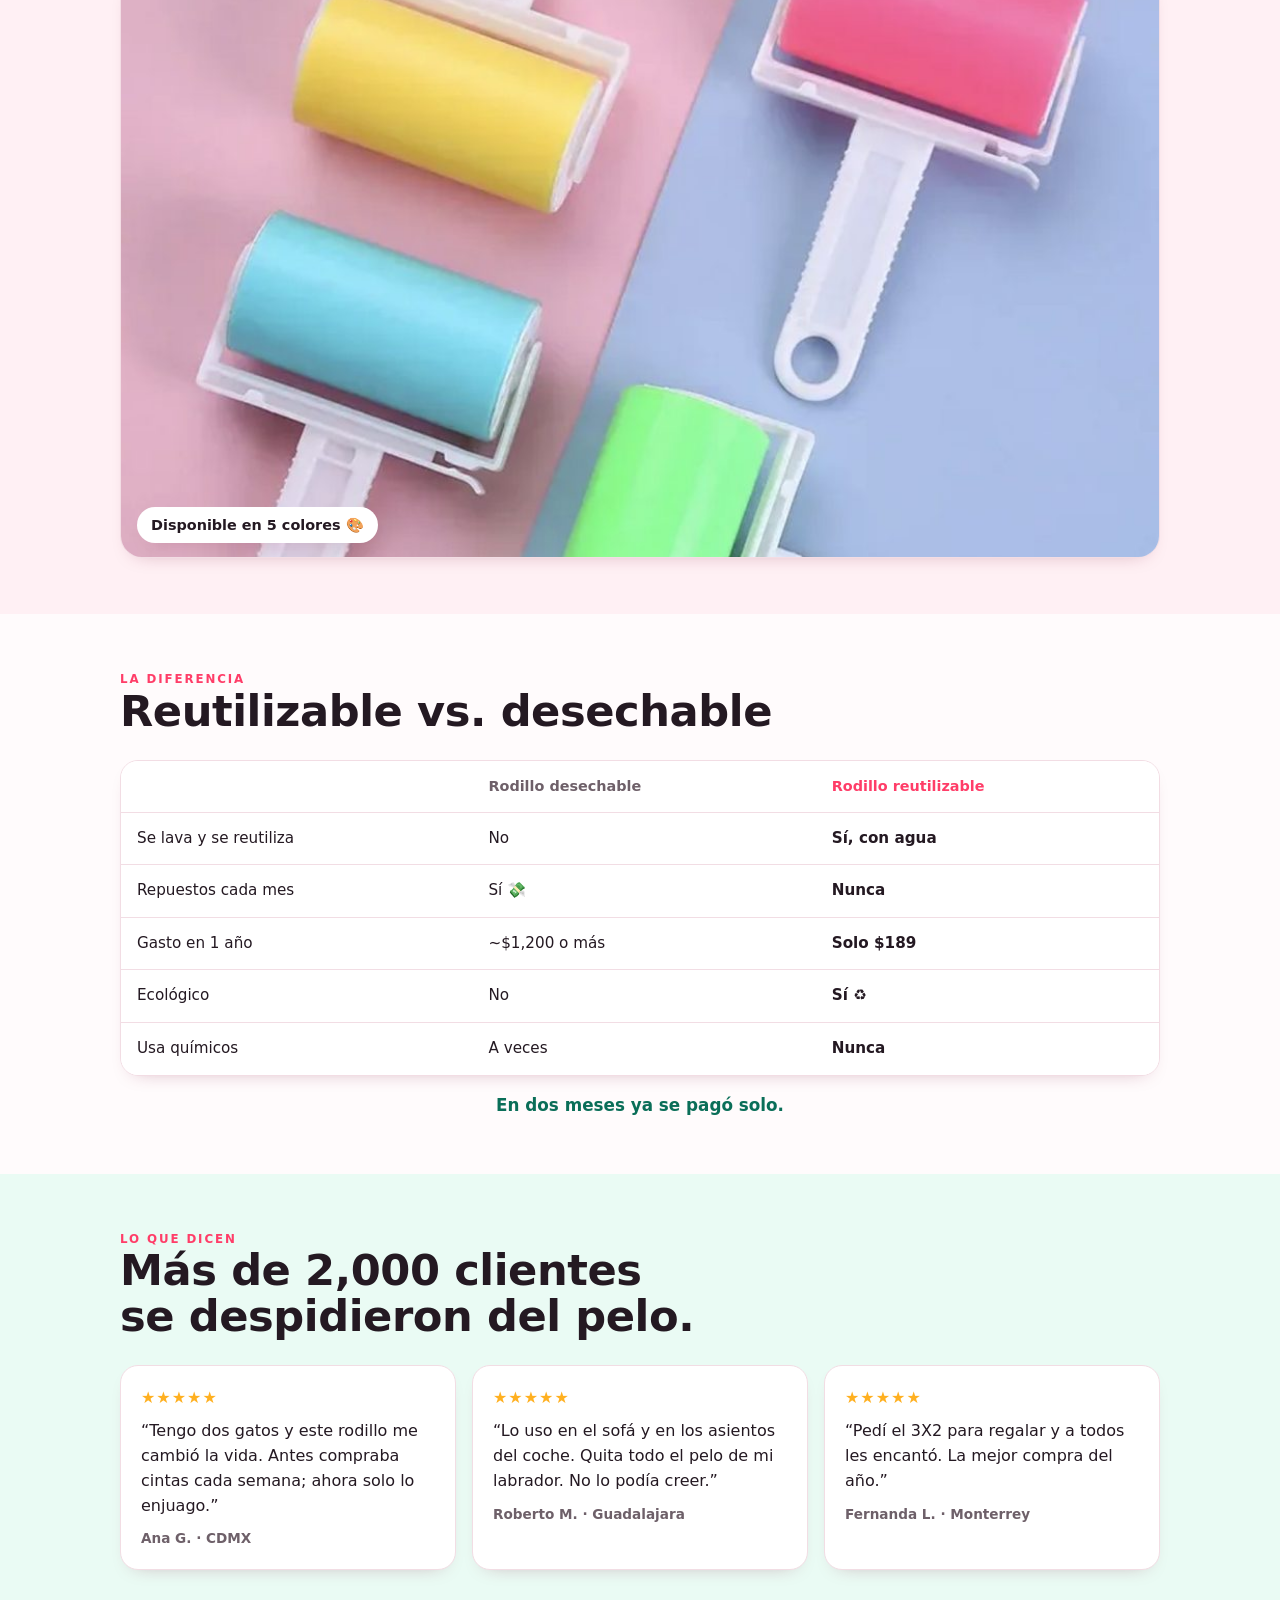
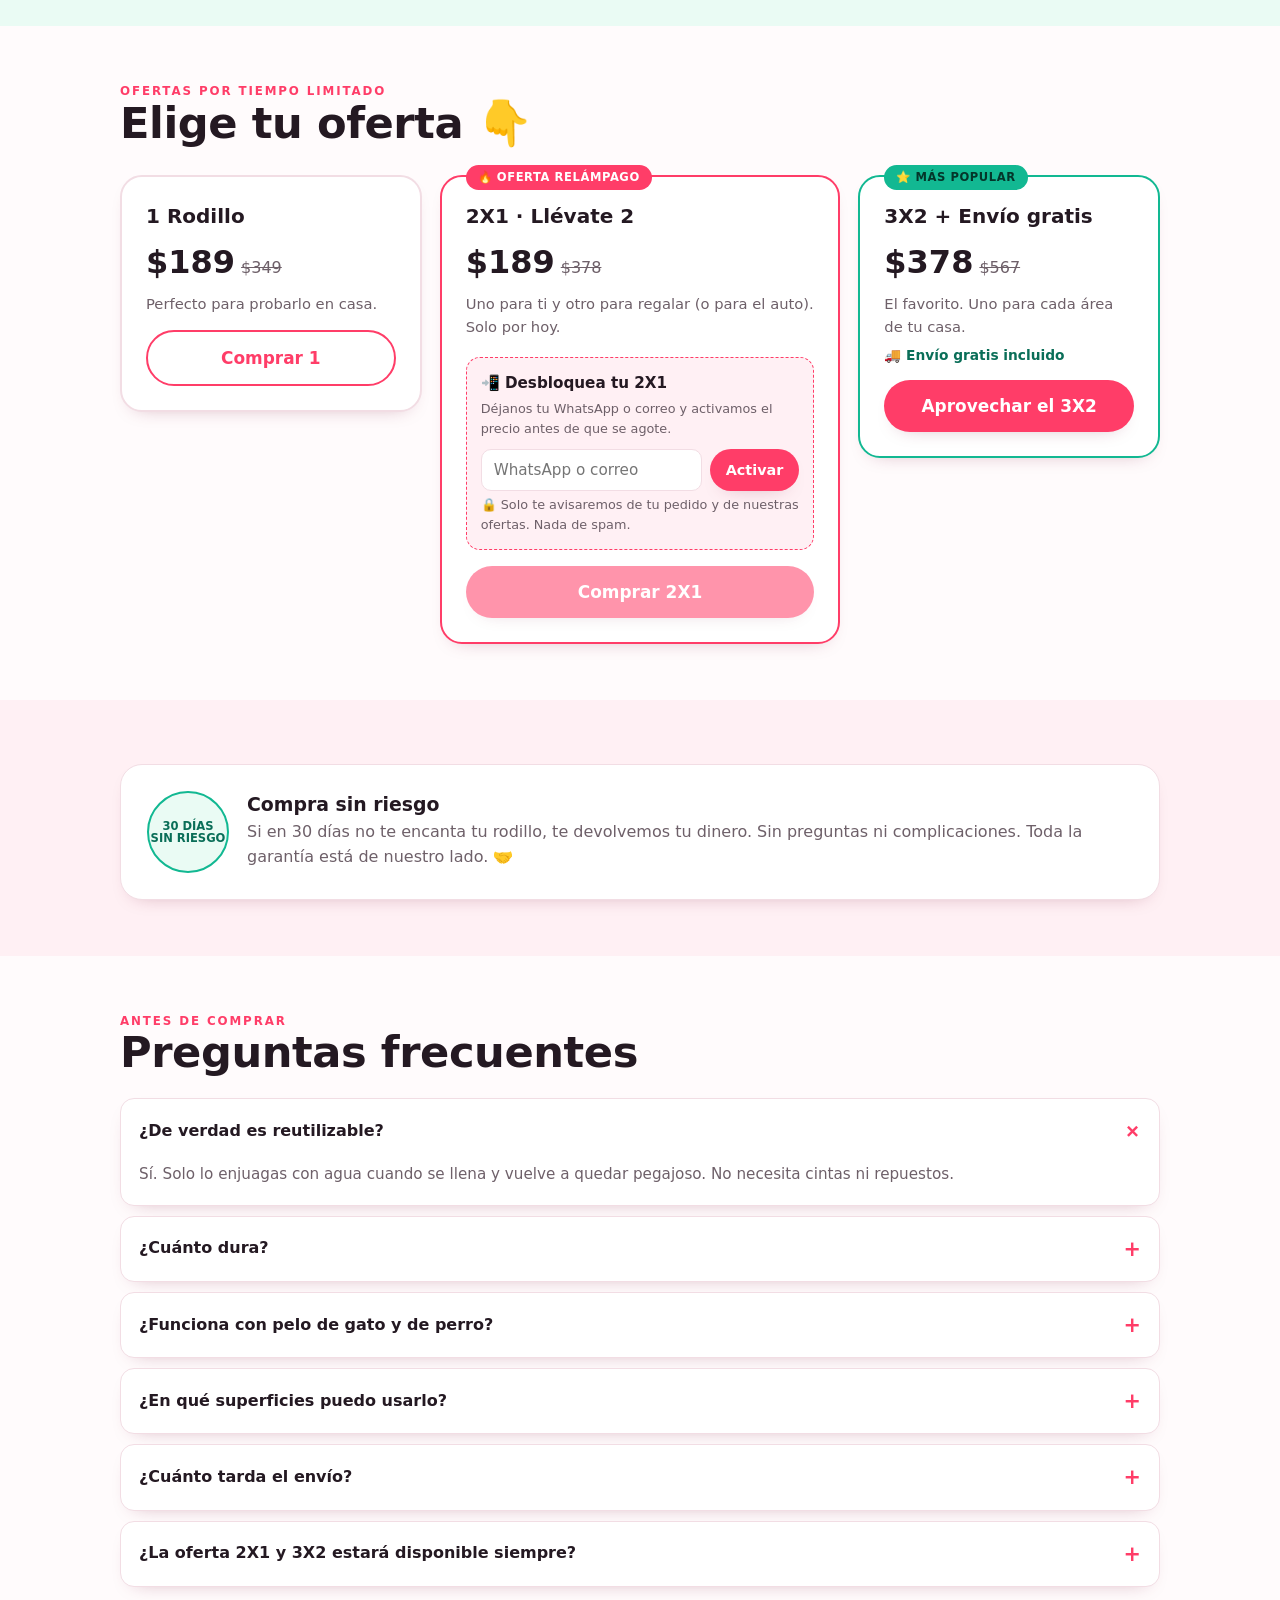
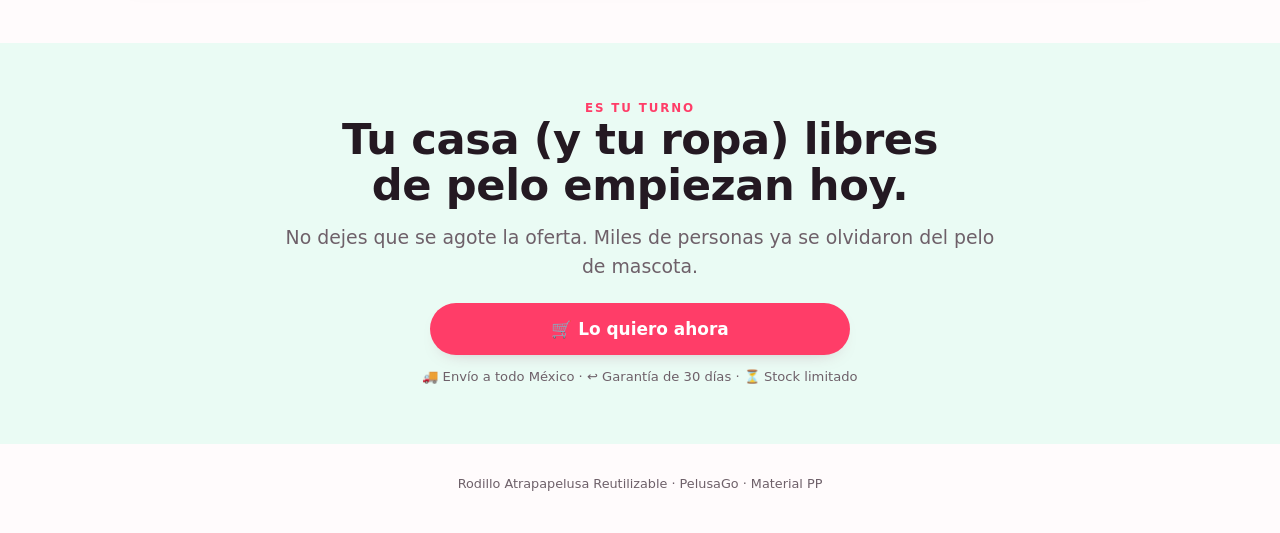
<file: pelusago-web/index.html>
<!doctype html>
<html lang="es">
<head>
<meta charset="utf-8">
<meta name="viewport" content="width=device-width, initial-scale=1">
<title>Rodillo Atrapapelusa Reutilizable PelusaGo | 2X1 hoy</title>
<meta name="description" content="Rodillo quita pelo de mascota reutilizable y lavable. Sin repuestos ni quimicos. $189 MXN con oferta 2X1. Envio a todo Mexico.">
</head>
<body>
<style>
  :root{
    --font-display:"Trebuchet MS","Segoe UI",system-ui,sans-serif;
    --font-body:system-ui,-apple-system,"Segoe UI",Roboto,Helvetica,Arial,sans-serif;
    --bg:#FFFBFC;--surface:#FFFFFF;--tint-rose:#FFF0F4;--tint-mint:#EAFBF4;
    --ink:#241922;--ink-soft:#6E6069;--accent:#FF3D68;--accent-press:#E22B54;
    --mint:#12B892;--mint-ink:#0A6E58;--sun:#FFB020;--line:#F2DDE4;
    --shadow:0 18px 40px -22px rgba(120,20,55,.35);--shadow-sm:0 8px 20px -14px rgba(120,20,55,.4);
  }
  @media (prefers-color-scheme:dark){
    :root{--bg:#161119;--surface:#201823;--tint-rose:#241A22;--tint-mint:#17211E;
      --ink:#F6EDF1;--ink-soft:#B7A6AF;--accent:#FF5C82;--accent-press:#FF7896;
      --mint:#2FD3AB;--mint-ink:#8DEBD3;--sun:#FFC24D;--line:#33222C;
      --shadow:0 22px 46px -22px rgba(0,0,0,.7);--shadow-sm:0 10px 24px -16px rgba(0,0,0,.7);}
  }
  :root[data-theme="light"]{--bg:#FFFBFC;--surface:#FFFFFF;--tint-rose:#FFF0F4;--tint-mint:#EAFBF4;
    --ink:#241922;--ink-soft:#6E6069;--accent:#FF3D68;--accent-press:#E22B54;
    --mint:#12B892;--mint-ink:#0A6E58;--sun:#FFB020;--line:#F2DDE4;
    --shadow:0 18px 40px -22px rgba(120,20,55,.35);--shadow-sm:0 8px 20px -14px rgba(120,20,55,.4);}
  :root[data-theme="dark"]{--bg:#161119;--surface:#201823;--tint-rose:#241A22;--tint-mint:#17211E;
    --ink:#F6EDF1;--ink-soft:#B7A6AF;--accent:#FF5C82;--accent-press:#FF7896;
    --mint:#2FD3AB;--mint-ink:#8DEBD3;--sun:#FFC24D;--line:#33222C;
    --shadow:0 22px 46px -22px rgba(0,0,0,.7);--shadow-sm:0 10px 24px -16px rgba(0,0,0,.7);}

  *{box-sizing:border-box}
  body{margin:0}
  .page{font-family:var(--font-body);background:var(--bg);color:var(--ink);line-height:1.55;-webkit-font-smoothing:antialiased;overflow-x:hidden}
  .wrap{width:100%;max-width:1080px;margin:0 auto;padding:0 20px}
  h1,h2,h3{font-family:var(--font-display);line-height:1.06;text-wrap:balance;margin:0}
  h1{font-size:clamp(2.1rem,7vw,3.9rem);font-weight:700;letter-spacing:-.01em}
  h2{font-size:clamp(1.7rem,4.6vw,2.7rem);font-weight:700;letter-spacing:-.01em}
  h3{font-size:1.18rem;font-weight:700}
  p{margin:0}
  a{color:inherit}
  img{max-width:100%;height:auto;display:block}
  .eyebrow{font-family:var(--font-display);text-transform:uppercase;letter-spacing:.16em;font-size:.74rem;font-weight:700;color:var(--accent)}
  .lede{color:var(--ink-soft);font-size:clamp(1rem,2.5vw,1.18rem);max-width:60ch}

  .btn{appearance:none;border:0;cursor:pointer;font-family:var(--font-display);font-weight:700;font-size:1.06rem;
    color:#fff;background:var(--accent);border-radius:999px;padding:16px 30px;box-shadow:var(--shadow-sm);
    transition:transform .12s ease,background .15s ease;display:inline-flex;align-items:center;justify-content:center;gap:.5em;text-decoration:none;width:100%}
  .btn:hover{background:var(--accent-press)}
  .btn:active{transform:translateY(1px) scale(.995)}
  .btn.ghost{background:transparent;color:var(--accent);box-shadow:none;border:2px solid var(--accent)}
  .btn.ghost:hover{background:color-mix(in srgb,var(--accent) 12%,transparent)}
  :focus-visible{outline:3px solid var(--accent);outline-offset:2px;border-radius:6px}

  .anno{background:var(--ink);color:#fff;font-size:.82rem;text-align:center;padding:9px 16px;display:flex;gap:16px;align-items:center;justify-content:center;flex-wrap:wrap}
  .anno b{color:var(--sun)}
  .countdown{font-family:var(--font-display);font-weight:700;font-variant-numeric:tabular-nums;background:rgba(255,255,255,.14);padding:2px 9px;border-radius:7px}

  .hero{position:relative;padding:38px 0 20px}
  .hero-grid{display:grid;grid-template-columns:1fr;gap:24px;align-items:center}
  .stage{position:relative;order:-1}
  .blobs{position:absolute;inset:-6% -12%;z-index:0;filter:blur(40px);opacity:.6;pointer-events:none}
  .blob{position:absolute;border-radius:50%}
  .b1{width:56%;height:56%;left:-4%;top:2%;background:#FF9FBE}
  .b2{width:48%;height:48%;right:-2%;top:26%;background:#8FE9CF}
  .b3{width:40%;height:40%;left:26%;bottom:-6%;background:#FFDD8A}
  @media(prefers-color-scheme:dark){.blobs{opacity:.35}}
  :root[data-theme="dark"] .blobs{opacity:.35}

  .gallery{position:relative;z-index:1;display:flex;flex-direction:column;gap:12px}
  .main{background:var(--surface);border:1px solid var(--line);border-radius:24px;overflow:hidden;box-shadow:var(--shadow)}
  .main img{width:100%;aspect-ratio:1/1;object-fit:cover;transition:opacity .18s ease}
  .thumbs{display:flex;gap:8px}
  .thumb{flex:1;padding:0;border:2px solid var(--line);border-radius:12px;overflow:hidden;cursor:pointer;background:var(--surface);aspect-ratio:1/1;transition:border-color .15s ease}
  .thumb img{width:100%;height:100%;object-fit:cover}
  .thumb[aria-pressed="true"]{border-color:var(--accent)}

  .ratewrap{display:flex;align-items:center;gap:10px;color:var(--ink-soft);font-size:.9rem}
  .stars{color:var(--sun);letter-spacing:1px;font-size:1rem}
  .hero h1 .hl{color:var(--accent)}

  .picker{display:flex;flex-direction:column;gap:8px;margin-top:6px}
  .picker .plabel{font-family:var(--font-display);font-weight:700;font-size:.82rem;text-transform:uppercase;letter-spacing:.1em;color:var(--ink-soft)}
  .swatches{display:flex;gap:12px}
  .sw{width:40px;height:40px;border-radius:50%;border:2px solid var(--line);cursor:pointer;position:relative;transition:transform .12s ease}
  .sw:hover{transform:scale(1.08)}
  .sw[aria-pressed="true"]{box-shadow:0 0 0 3px var(--surface),0 0 0 6px var(--ink)}
  .colorname{font-weight:700;color:var(--ink)}

  .offers-inline{display:grid;grid-template-columns:repeat(3,1fr);gap:8px;margin-top:4px}
  .oi{border:2px solid var(--line);background:var(--surface);border-radius:16px;padding:14px 8px 10px;cursor:pointer;text-align:center;transition:border-color .15s ease,transform .1s ease;position:relative}
  .oi:hover{transform:translateY(-2px)}
  .oi[aria-pressed="true"]{border-color:var(--accent)}
  .oi .oi-tag{font-family:var(--font-display);font-weight:700;font-size:.92rem}
  .oi .oi-sub{font-size:.72rem;color:var(--ink-soft);line-height:1.2}
  .oi .flag{position:absolute;top:-9px;left:50%;transform:translateX(-50%);white-space:nowrap;font-size:.6rem;font-weight:700;font-family:var(--font-display);text-transform:uppercase;letter-spacing:.05em;background:var(--sun);color:#3a2600;padding:2px 8px;border-radius:999px}
  .oi.pop .flag{background:var(--mint);color:#04352a}

  .priceline{display:flex;align-items:baseline;gap:12px;margin-top:8px;flex-wrap:wrap}
  .price-now{font-family:var(--font-display);font-weight:700;font-size:2.4rem;color:var(--ink);font-variant-numeric:tabular-nums}
  .price-was{color:var(--ink-soft);text-decoration:line-through;font-size:1.1rem}
  .price-save{background:var(--tint-mint);color:var(--mint-ink);font-weight:700;font-size:.82rem;padding:3px 10px;border-radius:999px}
  .ship-note{font-size:.85rem;color:var(--mint-ink);font-weight:700;margin-top:2px}
  .cta-hero{margin-top:14px;max-width:420px}
  .microtrust{display:flex;gap:14px;flex-wrap:wrap;color:var(--ink-soft);font-size:.8rem;margin-top:12px}
  .microtrust span{display:inline-flex;gap:5px;align-items:center}

  .trust{background:var(--ink);color:#fff}
  .trust .row{display:flex;flex-wrap:wrap;justify-content:center;gap:10px 30px;padding:16px 0;font-size:.86rem;text-align:center}
  .trust .row span{display:inline-flex;gap:7px;align-items:center;opacity:.95}

  section.band{padding:56px 0}
  .tint-rose{background:var(--tint-rose)}
  .tint-mint{background:var(--tint-mint)}
  .prose{max-width:64ch}
  .prose p{color:var(--ink-soft);font-size:1.05rem;margin-top:14px}
  .prose .kick{color:var(--ink);font-weight:700;font-family:var(--font-display);font-size:1.15rem}

  .split{display:grid;grid-template-columns:1fr;gap:26px;align-items:center}
  .split img{border-radius:22px;border:1px solid var(--line);box-shadow:var(--shadow-sm)}
  @media(min-width:821px){.split{grid-template-columns:1fr 1fr}}

  .steps{display:grid;grid-template-columns:1fr;gap:16px;margin-top:26px}
  .step{background:var(--surface);border:1px solid var(--line);border-radius:20px;padding:22px;box-shadow:var(--shadow-sm);position:relative}
  .step .n{font-family:var(--font-display);font-weight:700;font-size:.8rem;color:#fff;background:var(--accent);width:30px;height:30px;border-radius:50%;display:grid;place-items:center;margin-bottom:12px}
  .step h3{margin-bottom:4px}
  .step p{color:var(--ink-soft);font-size:.95rem}

  .bene{display:grid;grid-template-columns:1fr;gap:14px;margin-top:26px}
  .ben{display:flex;gap:14px;background:var(--surface);border:1px solid var(--line);border-radius:18px;padding:18px;box-shadow:var(--shadow-sm)}
  .ben .ic{font-size:1.5rem;line-height:1;flex:0 0 auto}
  .ben h3{font-size:1.05rem;margin-bottom:2px}
  .ben p{color:var(--ink-soft);font-size:.92rem}
  .colorshot{margin-top:26px;border-radius:22px;overflow:hidden;border:1px solid var(--line);box-shadow:var(--shadow-sm);position:relative}
  .colorshot img{width:100%;aspect-ratio:16/9;object-fit:cover}
  .colorshot .cap{position:absolute;left:16px;bottom:14px;background:var(--surface);color:var(--ink);font-family:var(--font-display);font-weight:700;font-size:.9rem;padding:7px 14px;border-radius:999px;box-shadow:var(--shadow-sm)}

  .tablewrap{overflow-x:auto;margin-top:26px;border-radius:18px;border:1px solid var(--line);box-shadow:var(--shadow-sm)}
  table{border-collapse:collapse;width:100%;min-width:460px;background:var(--surface)}
  th,td{padding:14px 16px;text-align:left;border-bottom:1px solid var(--line);font-size:.95rem}
  thead th{font-family:var(--font-display);font-size:.9rem}
  thead th:nth-child(2){color:var(--ink-soft)}
  thead th:nth-child(3){color:var(--accent)}
  tbody td:nth-child(3){font-weight:700}
  tr:last-child td{border-bottom:0}
  .tcap{text-align:center;font-family:var(--font-display);font-weight:700;color:var(--mint-ink);margin-top:16px;font-size:1.05rem}

  .reviews{display:grid;grid-template-columns:1fr;gap:16px;margin-top:26px}
  .rev{background:var(--surface);border:1px solid var(--line);border-radius:18px;padding:20px;box-shadow:var(--shadow-sm)}
  .rev .stars{font-size:1rem;margin-bottom:8px;display:block}
  .rev p{font-size:1rem}
  .rev .who{color:var(--ink-soft);font-size:.85rem;margin-top:10px;font-weight:700}

  .ocards{display:grid;grid-template-columns:1fr;gap:18px;margin-top:28px}
  .ocard{background:var(--surface);border:2px solid var(--line);border-radius:22px;padding:24px;box-shadow:var(--shadow-sm);position:relative;display:flex;flex-direction:column;gap:6px}
  .ocard.hot{border-color:var(--accent)}
  .ocard.best{border-color:var(--mint)}
  .ocard .badge{position:absolute;top:-12px;left:24px;font-family:var(--font-display);font-weight:700;font-size:.72rem;text-transform:uppercase;letter-spacing:.05em;padding:4px 12px;border-radius:999px}
  .ocard.hot .badge{background:var(--accent);color:#fff}
  .ocard.best .badge{background:var(--mint);color:#04352a}
  .ocard .oname{font-family:var(--font-display);font-weight:700;font-size:1.25rem}
  .ocard .oprice{font-family:var(--font-display);font-weight:700;font-size:2rem;font-variant-numeric:tabular-nums}
  .ocard .owas{color:var(--ink-soft);text-decoration:line-through;font-size:1rem;margin-left:6px}
  .ocard .odesc{color:var(--ink-soft);font-size:.92rem}
  .ocard .oship{font-weight:700;color:var(--mint-ink);font-size:.86rem}

  .leadbox{margin-top:12px;background:var(--tint-rose);border:1px dashed var(--accent);border-radius:14px;padding:14px}
  .leadbox .lh{font-family:var(--font-display);font-weight:700;font-size:.95rem;display:flex;gap:6px;align-items:center}
  .leadbox p{font-size:.8rem;color:var(--ink-soft);margin-top:4px}
  .leadform{display:flex;gap:8px;margin-top:10px}
  .leadform input{flex:1;min-width:0;border:1.5px solid var(--line);background:var(--surface);color:var(--ink);border-radius:10px;padding:11px 12px;font-size:.95rem;font-family:var(--font-body)}
  .leadform button{white-space:nowrap;padding:11px 16px;font-size:.9rem;width:auto}
  .privacy{font-size:.7rem;color:var(--ink-soft);margin-top:8px}
  .unlocked{display:none;color:var(--mint-ink);font-weight:700;font-size:.9rem;margin-top:10px;gap:6px;align-items:center}
  .unlocked.show{display:flex}
  .leadform.hide{display:none}

  .guarantee{display:flex;gap:18px;align-items:center;background:var(--surface);border:1px solid var(--line);border-radius:22px;padding:26px;box-shadow:var(--shadow-sm);margin-top:8px}
  .seal{flex:0 0 auto;width:82px;height:82px;border-radius:50%;background:var(--tint-mint);color:var(--mint-ink);display:grid;place-items:center;font-family:var(--font-display);font-weight:700;text-align:center;line-height:1.05;font-size:.72rem;border:2px solid var(--mint)}

  .faq{margin-top:22px;display:flex;flex-direction:column;gap:10px}
  details{background:var(--surface);border:1px solid var(--line);border-radius:14px;padding:0 18px;box-shadow:var(--shadow-sm)}
  summary{cursor:pointer;list-style:none;padding:16px 0;font-family:var(--font-display);font-weight:700;font-size:1rem;display:flex;justify-content:space-between;gap:12px;align-items:center}
  summary::-webkit-details-marker{display:none}
  summary .plus{color:var(--accent);font-size:1.3rem;transition:transform .2s ease;flex:0 0 auto}
  details[open] summary .plus{transform:rotate(45deg)}
  details p{color:var(--ink-soft);font-size:.95rem;padding:0 0 18px}

  .final{text-align:center}
  .final .lede{margin:14px auto 0}
  .final .btn{max-width:420px;margin:22px auto 0}
  .final .fnote{color:var(--ink-soft);font-size:.82rem;margin-top:12px}

  footer{padding:30px 0 120px;text-align:center;color:var(--ink-soft);font-size:.8rem}
  @media(min-width:821px){footer{padding-bottom:40px}}

  .stickybar{position:fixed;left:0;right:0;bottom:0;z-index:40;background:var(--surface);border-top:1px solid var(--line);box-shadow:0 -12px 30px -20px rgba(0,0,0,.4);padding:10px 16px;display:flex;gap:12px;align-items:center;justify-content:space-between}
  .stickybar .sp{display:flex;flex-direction:column;line-height:1.1}
  .stickybar .sp b{font-family:var(--font-display);font-size:1.15rem;font-variant-numeric:tabular-nums}
  .stickybar .sp small{color:var(--ink-soft);font-size:.72rem}
  .stickybar .btn{width:auto;padding:13px 24px;font-size:1rem}
  @media(min-width:821px){.stickybar{display:none}}

  @media(min-width:821px){
    .hero-grid{grid-template-columns:1.05fr .95fr;gap:44px}
    .stage{order:1}.hero-copy{order:0}.hero{padding:56px 0 34px}
    .steps{grid-template-columns:repeat(3,1fr)}
    .bene{grid-template-columns:repeat(2,1fr)}
    .reviews{grid-template-columns:repeat(3,1fr)}
    .ocards{grid-template-columns:repeat(3,1fr);align-items:start}
  }
</style>

<div class="page">

  <div class="anno">
    <span>🚚 Envío a todo México</span>
    <span>🔥 La oferta <b>2X1</b> termina en <span class="countdown" id="cd">15:00</span></span>
  </div>

  <header class="hero">
    <div class="wrap hero-grid">
      <div class="hero-copy">
        <p class="eyebrow">Rodillo reutilizable · sin repuestos</p>
        <h1>Dile adiós al pelo de mascota en tu ropa y tu sofá… <span class="hl">para siempre.</span></h1>
        <p class="lede" style="margin-top:14px">El rodillo que se lava con agua y dura años. Sin cintas, sin repuestos y sin gastar de más cada mes. Solo pásalo, enjuágalo y vuelve a usarlo.</p>

        <div class="ratewrap" style="margin-top:14px">
          <span class="stars">★★★★★</span>
          <span>4.9 · más de 2,000 clientes felices</span>
        </div>

        <div class="picker">
          <span class="plabel">Color — <span class="colorname" id="colorName">Rosa</span></span>
          <div class="swatches" id="swatches" role="group" aria-label="Elige el color">
            <button class="sw" style="background:#FF6FA0" data-img="pink" data-name="Rosa" aria-pressed="true" aria-label="Rosa"></button>
            <button class="sw" style="background:#5FD6A6" data-img="green" data-name="Verde menta" aria-pressed="false" aria-label="Verde menta"></button>
            <button class="sw" style="background:#FFCE45" data-img="yellow" data-name="Amarillo" aria-pressed="false" aria-label="Amarillo"></button>
            <button class="sw" style="background:#66C7E8" data-img="celeste" data-name="Celeste" aria-pressed="false" aria-label="Celeste"></button>
            <button class="sw" style="background:#FF8A6B" data-img="coral" data-name="Coral" aria-pressed="false" aria-label="Coral"></button>
          </div>
        </div>

        <div class="picker" style="margin-top:14px">
          <span class="plabel">Elige tu oferta</span>
          <div class="offers-inline" id="offerPills" role="group" aria-label="Elige la oferta">
            <button class="oi" data-offer="1" aria-pressed="false"><span class="oi-tag">1 Rodillo</span><span class="oi-sub">Para probar</span></button>
            <button class="oi hot" data-offer="2" aria-pressed="true"><span class="flag">2×1 🔥</span><span class="oi-tag">2 Rodillos</span><span class="oi-sub">Pagas 1</span></button>
            <button class="oi pop" data-offer="3" aria-pressed="false"><span class="flag">Más vendido</span><span class="oi-tag">3×2</span><span class="oi-sub">Envío gratis</span></button>
          </div>
        </div>

        <div class="priceline">
          <span class="price-now" id="priceNow">$189</span>
          <span class="price-was" id="priceWas">$378</span>
          <span class="price-save" id="priceSave">2 por el precio de 1</span>
        </div>
        <p class="ship-note" id="shipNote">🚚 Envío gratis incluido</p>

        <button type="button" class="btn cta-hero" data-buy="current">🛒 Lo quiero ahora</button>

        <div class="microtrust">
          <span>🔒 Pago seguro</span><span>↩️ Garantía de 30 días</span><span>♻️ Reutilizable de por vida</span>
        </div>
      </div>

      <div class="stage">
        <div class="blobs" aria-hidden="true"><div class="blob b1"></div><div class="blob b2"></div><div class="blob b3"></div></div>
        <div class="gallery">
          <div class="main"><img id="heroImg" src="[data-uri]" alt="Rodillo atrapapelusa reutilizable"></div>
          <div class="thumbs" id="thumbs">
            <button class="thumb" data-img="pink" aria-pressed="true" aria-label="Color rosa"><img id="im-pink" src="[data-uri]" alt="Rodillo rosa"></button>
            <button class="thumb" data-img="green" aria-pressed="false" aria-label="Color verde menta"><img id="im-green" src="[data-uri]" alt="Rodillo verde"></button>
            <button class="thumb" data-img="yellow" aria-pressed="false" aria-label="Color amarillo"><img id="im-yellow" src="[data-uri]" alt="Rodillo amarillo"></button>
            <button class="thumb" data-img="celeste" aria-pressed="false" aria-label="Color celeste"><img id="im-celeste" src="[data-uri]" alt="Rodillo celeste"></button>
            <button class="thumb" data-img="coral" aria-pressed="false" aria-label="Color coral"><img id="im-coral" src="[data-uri]" alt="Rodillo coral"></button>
          </div>
        </div>
      </div>
    </div>
  </header>

  <div class="trust">
    <div class="wrap row">
      <span>🚚 Envío a todo México</span><span>🔒 Pago 100% seguro</span><span>↩️ Devolución en 30 días</span><span>⭐ Más de 2,000 clientes felices</span>
    </div>
  </div>

  <section class="band">
    <div class="wrap prose">
      <p class="eyebrow">¿Te suena familiar?</p>
      <h2>Sales de casa, te subes al coche y descubres tu pantalón cubierto de pelo. Otra vez.</h2>
      <p>Lavas la ropa, aspiras el sofá y, dos horas después, el pelo de tu perro o tu gato ya está de vuelta. Los rodillos de cinta se acaban en una semana, y comprar repuestos cada mes es un gasto que nunca termina.</p>
      <p>¿Y la aspiradora? Pesada, ruidosa y ni siquiera llega a los rincones del sillón.</p>
      <p class="kick">Vivir con una mascota no debería significar vivir cubierto de pelo.</p>
    </div>
  </section>

  <section class="band tint-mint">
    <div class="wrap split">
      <div>
        <p class="eyebrow">La solución</p>
        <h2>Un solo rodillo. Para toda la vida.</h2>
        <p class="lede" style="margin-top:14px">Atrapa el pelo, la pelusa, las migas y hasta el polvo más fino con solo pasarlo. Cuando se llena, lo enjuagas con agua y queda como nuevo: sin cintas que despegar, sin repuestos que comprar y sin químicos.</p>
        <p class="lede" style="margin-top:12px">Lo compras una vez y te olvidas del problema.</p>
      </div>
      <img src="[data-uri]" alt="Rodillo atrapapelusa reutilizable verde menta">
    </div>
  </section>

  <section class="band">
    <div class="wrap">
      <p class="eyebrow">Cómo funciona</p>
      <h2>Tres pasos. Cero complicaciones.</h2>
      <div class="steps">
        <div class="step"><div class="n">1</div><h3>Pásalo</h3><p>Deslízalo hacia adelante y hacia atrás sobre la ropa, el sofá o el asiento del auto. Atrapa todo al instante.</p></div>
        <div class="step"><div class="n">2</div><h3>Enjuágalo</h3><p>Cuando se llene, lávalo con agua. El pelo se va y la capa pegajosa vuelve a la vida.</p></div>
        <div class="step"><div class="n">3</div><h3>Reutilízalo</h3><p>Sécalo y vuelve a usarlo. Una y otra vez, durante años. 🔁</p></div>
      </div>
    </div>
  </section>

  <section class="band tint-rose">
    <div class="wrap">
      <p class="eyebrow">Por qué lo vas a amar</p>
      <h2>Todo lo que un rodillo debería ser.</h2>
      <div class="bene">
        <div class="ben"><span class="ic">💸</span><div><h3>Cero repuestos, cero gastos extra</h3><p>Se lava y se reutiliza. No vuelvas a gastar en cintas desechables.</p></div></div>
        <div class="ben"><span class="ic">⚡</span><div><h3>Limpia en segundos</h3><p>Más rápido y efectivo que un rodillo de cinta o que la aspiradora.</p></div></div>
        <div class="ben"><span class="ic">🌱</span><div><h3>Ecológico y saludable</h3><p>Sin químicos ni olores. No irrita las vías respiratorias.</p></div></div>
        <div class="ben"><span class="ic">🛋️</span><div><h3>Sirve para todo</h3><p>Sofás, alfombras, ropa, cama, cortinas y asientos del auto.</p></div></div>
        <div class="ben"><span class="ic">💪</span><div><h3>Resistente y duradero</h3><p>Material de alta calidad que aguanta años de uso diario.</p></div></div>
        <div class="ben"><span class="ic">🎨</span><div><h3>5 colores para elegir</h3><p>Rosa, verde menta, amarillo, celeste o coral. Combínalo con tu casa.</p></div></div>
      </div>
      <div class="colorshot">
        <img src="[data-uri]" alt="Rodillos atrapapelusa en varios colores">
        <span class="cap">Disponible en 5 colores 🎨</span>
      </div>
    </div>
  </section>

  <section class="band">
    <div class="wrap">
      <p class="eyebrow">La diferencia</p>
      <h2>Reutilizable vs. desechable</h2>
      <div class="tablewrap">
        <table>
          <thead><tr><th>&nbsp;</th><th>Rodillo desechable</th><th>Rodillo reutilizable</th></tr></thead>
          <tbody>
            <tr><td>Se lava y se reutiliza</td><td>No</td><td>Sí, con agua</td></tr>
            <tr><td>Repuestos cada mes</td><td>Sí 💸</td><td>Nunca</td></tr>
            <tr><td>Gasto en 1 año</td><td>~$1,200 o más</td><td>Solo $189</td></tr>
            <tr><td>Ecológico</td><td>No</td><td>Sí ♻️</td></tr>
            <tr><td>Usa químicos</td><td>A veces</td><td>Nunca</td></tr>
          </tbody>
        </table>
      </div>
      <p class="tcap">En dos meses ya se pagó solo.</p>
    </div>
  </section>

  <section class="band tint-mint">
    <div class="wrap">
      <p class="eyebrow">Lo que dicen</p>
      <h2>Más de 2,000 clientes se despidieron del pelo.</h2>
      <div class="reviews">
        <div class="rev"><span class="stars">★★★★★</span><p>“Tengo dos gatos y este rodillo me cambió la vida. Antes compraba cintas cada semana; ahora solo lo enjuago.”</p><p class="who">Ana G. · CDMX</p></div>
        <div class="rev"><span class="stars">★★★★★</span><p>“Lo uso en el sofá y en los asientos del coche. Quita todo el pelo de mi labrador. No lo podía creer.”</p><p class="who">Roberto M. · Guadalajara</p></div>
        <div class="rev"><span class="stars">★★★★★</span><p>“Pedí el 3X2 para regalar y a todos les encantó. La mejor compra del año.”</p><p class="who">Fernanda L. · Monterrey</p></div>
      </div>
    </div>
  </section>

  <section class="band" id="ofertas">
    <div class="wrap">
      <p class="eyebrow">Ofertas por tiempo limitado</p>
      <h2>Elige tu oferta 👇</h2>
      <div class="ocards">
        <div class="ocard">
          <span class="oname">1 Rodillo</span>
          <div><span class="oprice">$189</span><span class="owas">$349</span></div>
          <p class="odesc">Perfecto para probarlo en casa.</p>
          <button type="button" class="btn ghost" style="margin-top:8px" data-buy="1">Comprar 1</button>
        </div>
        <div class="ocard hot">
          <span class="badge">🔥 Oferta relámpago</span>
          <span class="oname">2X1 · Llévate 2</span>
          <div><span class="oprice">$189</span><span class="owas">$378</span></div>
          <p class="odesc">Uno para ti y otro para regalar (o para el auto). Solo por hoy.</p>
          <div class="leadbox">
            <span class="lh">📲 Desbloquea tu 2X1</span>
            <p>Déjanos tu WhatsApp o correo y activamos el precio antes de que se agote.</p>
            <form class="leadform" id="leadForm">
              <input type="text" id="leadInput" placeholder="WhatsApp o correo" aria-label="WhatsApp o correo" required>
              <button class="btn" type="submit">Activar</button>
            </form>
            <span class="unlocked" id="unlocked">✅ ¡Oferta 2X1 desbloqueada! Ya puedes comprar.</span>
            <p class="privacy">🔒 Solo te avisaremos de tu pedido y de nuestras ofertas. Nada de spam.</p>
          </div>
          <button type="button" class="btn" id="buy2" style="margin-top:10px;opacity:.55;pointer-events:none" data-buy="2">Comprar 2X1</button>
        </div>
        <div class="ocard best">
          <span class="badge">⭐ Más popular</span>
          <span class="oname">3X2 + Envío gratis</span>
          <div><span class="oprice">$378</span><span class="owas">$567</span></div>
          <p class="odesc">El favorito. Uno para cada área de tu casa.</p>
          <p class="oship">🚚 Envío gratis incluido</p>
          <button type="button" class="btn" style="margin-top:8px" data-buy="3">Aprovechar el 3X2</button>
        </div>
      </div>
    </div>
  </section>

  <section class="band tint-rose">
    <div class="wrap">
      <div class="guarantee">
        <div class="seal">30 DÍAS<br>SIN RIESGO</div>
        <div>
          <h3>Compra sin riesgo</h3>
          <p style="color:var(--ink-soft);margin-top:6px">Si en 30 días no te encanta tu rodillo, te devolvemos tu dinero. Sin preguntas ni complicaciones. Toda la garantía está de nuestro lado. 🤝</p>
        </div>
      </div>
    </div>
  </section>

  <section class="band">
    <div class="wrap">
      <p class="eyebrow">Antes de comprar</p>
      <h2>Preguntas frecuentes</h2>
      <div class="faq">
        <details open><summary>¿De verdad es reutilizable?<span class="plus">+</span></summary><p>Sí. Solo lo enjuagas con agua cuando se llena y vuelve a quedar pegajoso. No necesita cintas ni repuestos.</p></details>
        <details><summary>¿Cuánto dura?<span class="plus">+</span></summary><p>Con un uso normal, años. Esa es su gran ventaja frente a los rodillos desechables.</p></details>
        <details><summary>¿Funciona con pelo de gato y de perro?<span class="plus">+</span></summary><p>Sí, con ambos. También con pelusa, migas, polvo y pelusas de la ropa.</p></details>
        <details><summary>¿En qué superficies puedo usarlo?<span class="plus">+</span></summary><p>En sofás, alfombras, ropa, ropa de cama, cortinas y asientos del auto.</p></details>
        <details><summary>¿Cuánto tarda el envío?<span class="plus">+</span></summary><p>De 3 a 7 días hábiles a todo México. Recibes un número de guía para rastrear tu pedido.</p></details>
        <details><summary>¿La oferta 2X1 y 3X2 estará disponible siempre?<span class="plus">+</span></summary><p>No. Son promociones por tiempo y stock limitado. Cuando se agotan, el precio vuelve a la normalidad.</p></details>
      </div>
    </div>
  </section>

  <section class="band tint-mint">
    <div class="wrap final">
      <p class="eyebrow">Es tu turno</p>
      <h2>Tu casa (y tu ropa) libres de pelo empiezan hoy.</h2>
      <p class="lede">No dejes que se agote la oferta. Miles de personas ya se olvidaron del pelo de mascota.</p>
      <button type="button" class="btn" data-buy="current">🛒 Lo quiero ahora</button>
      <p class="fnote">🚚 Envío a todo México · ↩️ Garantía de 30 días · ⏳ Stock limitado</p>
    </div>
  </section>

  <footer>
    <div class="wrap">Rodillo Atrapapelusa Reutilizable · PelusaGo · Material PP</div>
  </footer>

  <div class="stickybar">
    <div class="sp"><b id="stickyPrice">$189</b><small id="stickyLabel">Oferta 2X1</small></div>
    <button type="button" class="btn" data-buy="current">Comprar</button>
  </div>

</div>

<script>
(function(){
  /* ===========================================================
     CONFIGURACIÓN — EDITA ESTAS 2 LÍNEAS PARA CONECTAR TUS VENTAS
     1) Para vender por WhatsApp: pon tu número con LADA (México = 52) + 10 dígitos.
        Ej: "5215512345678"  (52 país, 1 opcional para cel, luego tus 10 dígitos)
     2) Para vender por Shopify: pon tu dominio y los IDs de variante.
        Si "shopDomain" está lleno, los botones van al checkout de Shopify;
        si está vacío, van a WhatsApp automáticamente.
  ============================================================ */
  var CONFIG = {
    whatsapp: "5210000000000",              // <-- TU WHATSAPP AQUÍ
    shopDomain: "",                          // <-- ej "pelusagooo.myshopify.com" (opcional)
    variants: { "1":"", "2":"", "3":"" }     // <-- IDs de variante de Shopify (opcional)
  };

  var OFFERS={
    "1":{now:"$189",was:"$349",save:"Ahorras 46%",ship:"🚚 Envío a todo México",label:"1 Rodillo",qty:1},
    "2":{now:"$189",was:"$378",save:"2 por el precio de 1",ship:"🚚 Envío gratis incluido",label:"Oferta 2X1 (2 rodillos)",qty:2},
    "3":{now:"$378",was:"$567",save:"Ahorras $189",ship:"🚚 Envío gratis incluido",label:"Oferta 3X2 (3 rodillos)",qty:3}
  };
  var NAMES={pink:"Rosa",green:"Verde menta",yellow:"Amarillo",celeste:"Celeste",coral:"Coral"};
  var state={offer:"2",color:"Rosa"};

  var priceNow=document.getElementById('priceNow'),priceWas=document.getElementById('priceWas'),
      priceSave=document.getElementById('priceSave'),shipNote=document.getElementById('shipNote'),
      stickyPrice=document.getElementById('stickyPrice'),stickyLabel=document.getElementById('stickyLabel');

  function setOffer(k){
    var o=OFFERS[k];if(!o)return;state.offer=k;
    priceNow.textContent=o.now;priceWas.textContent=o.was;priceSave.textContent=o.save;
    shipNote.textContent=o.ship;stickyPrice.textContent=o.now;stickyLabel.textContent=o.label;
    document.querySelectorAll('#offerPills .oi').forEach(function(b){b.setAttribute('aria-pressed',b.dataset.offer===k?'true':'false');});
  }
  document.querySelectorAll('#offerPills .oi').forEach(function(b){b.addEventListener('click',function(){setOffer(b.dataset.offer);});});
  setOffer('2');

  /* ---- Selector de color (swatches + miniaturas sincronizados) ---- */
  var heroImg=document.getElementById('heroImg'),colorName=document.getElementById('colorName');
  function selectColor(key){
    var t=document.getElementById('im-'+key);if(t)heroImg.src=t.src;
    state.color=NAMES[key]||"Rosa";colorName.textContent=state.color;
    document.querySelectorAll('#swatches .sw').forEach(function(x){x.setAttribute('aria-pressed',x.dataset.img===key?'true':'false');});
    document.querySelectorAll('#thumbs .thumb').forEach(function(x){x.setAttribute('aria-pressed',x.dataset.img===key?'true':'false');});
  }
  document.querySelectorAll('#swatches .sw').forEach(function(s){s.addEventListener('click',function(){selectColor(s.dataset.img);});});
  document.querySelectorAll('#thumbs .thumb').forEach(function(t){t.addEventListener('click',function(){selectColor(t.dataset.img);});});

  /* ---- Botones de compra funcionales ---- */
  function buyNow(k){
    if(k&&k!=="current")setOffer(k);
    var o=OFFERS[state.offer];
    var vid=CONFIG.variants[state.offer];
    if(CONFIG.shopDomain&&vid){
      window.location.href="https://"+CONFIG.shopDomain+"/cart/"+vid+":1";
    }else{
      var msg="¡Hola! Quiero pedir el Rodillo PelusaGo 🐾%0A"
        +"• Oferta: "+o.label+" — "+o.now+"%0A"
        +"• Color: "+state.color+"%0A"
        +"¿Me ayudas a completar mi compra?";
      window.open("https://wa.me/"+CONFIG.whatsapp+"?text="+msg,"_blank");
    }
  }
  document.querySelectorAll('[data-buy]').forEach(function(b){b.addEventListener('click',function(){buyNow(b.dataset.buy);});});

  /* ---- Contador ---- */
  var cd=document.getElementById('cd'),END_KEY='rodillo_deadline';
  var end=parseInt(sessionStorage.getItem(END_KEY),10);
  if(!end||isNaN(end)||end<Date.now()){end=Date.now()+15*60*1000;sessionStorage.setItem(END_KEY,end);}
  function tick(){
    var left=Math.max(0,Math.floor((end-Date.now())/1000));
    var m=Math.floor(left/60),s=left%60;
    cd.textContent=(m<10?'0':'')+m+':'+(s<10?'0':'')+s;
    if(left<=0){cd.textContent='¡última hora!';return;}
    setTimeout(tick,1000);
  }
  tick();

  /* ---- Desbloqueo del 2X1 ---- */
  var form=document.getElementById('leadForm'),unlocked=document.getElementById('unlocked'),buy2=document.getElementById('buy2');
  form.addEventListener('submit',function(e){
    e.preventDefault();
    var v=document.getElementById('leadInput').value.trim();
    if(v.length<5)return;
    form.classList.add('hide');unlocked.classList.add('show');
    buy2.style.opacity='1';buy2.style.pointerEvents='auto';setOffer('2');
  });
})();
</script>

</body>
</html>
</file>
<file: demo-dentaly/styles.css>
/* ============================================
   DENTALY · Clínica Dental Mérida
   Design system — premium dental, teal + sand
   ============================================ */
:root {
  --teal: #0E7C7B;
  --teal-600: #0B6463;
  --teal-700: #084d4c;
  --teal-light: #E6F4F3;
  --mint: #C8EDE9;
  --navy: #0A2A33;
  --ink: #143037;
  --sand: #F7F3EC;
  --cream: #FBFAF7;
  --line: #E8E4DB;
  --muted: #5E7177;
  --white: #ffffff;
  --whats: #25D366;
  --gold: #F5B301;
  --radius: 20px;
  --radius-sm: 12px;
  --shadow-sm: 0 2px 10px rgba(10,42,51,.05);
  --shadow: 0 18px 50px -18px rgba(10,42,51,.22);
  --shadow-lg: 0 40px 80px -30px rgba(10,42,51,.35);
  --maxw: 1180px;
  --ease: cubic-bezier(.2,.7,.2,1);
}

* { margin: 0; padding: 0; box-sizing: border-box; }
html { scroll-behavior: smooth; scroll-padding-top: 90px; }
body {
  font-family: 'Inter', system-ui, sans-serif;
  color: var(--ink);
  background: var(--cream);
  line-height: 1.6;
  -webkit-font-smoothing: antialiased;
  overflow-x: hidden;
}
h1, h2, h3, h4 { font-family: 'Space Grotesk', sans-serif; line-height: 1.1; color: var(--navy); letter-spacing: -.02em; }
img { display: block; max-width: 100%; }
a { text-decoration: none; color: inherit; }

.container { max-width: var(--maxw); margin: 0 auto; padding: 0 24px; }
.container-narrow { max-width: 760px; }

/* ---------- Buttons ---------- */
.btn {
  display: inline-flex; align-items: center; justify-content: center; gap: 9px;
  font-family: 'Space Grotesk', sans-serif; font-weight: 600; font-size: 15px;
  padding: 13px 24px; border-radius: 999px; border: none; cursor: pointer;
  transition: transform .25s var(--ease), box-shadow .25s var(--ease), background .25s;
  white-space: nowrap;
}
.btn-lg { padding: 16px 30px; font-size: 16px; }
.btn-block { width: 100%; }
.btn-primary { background: var(--teal); color: #fff; box-shadow: 0 12px 26px -10px rgba(14,124,123,.7); }
.btn-primary:hover { background: var(--teal-600); transform: translateY(-2px); box-shadow: 0 18px 34px -10px rgba(14,124,123,.8); }
.btn-whats { background: var(--whats); color: #fff; box-shadow: 0 12px 26px -10px rgba(37,211,102,.7); }
.btn-whats:hover { transform: translateY(-2px); filter: brightness(1.04); }
.btn-ghost { background: var(--white); color: var(--teal); border: 1.5px solid var(--line); }
.btn-ghost:hover { border-color: var(--teal); transform: translateY(-2px); }
.btn-light { background: #fff; color: var(--teal); }
.btn-light:hover { transform: translateY(-2px); box-shadow: var(--shadow); }
.btn-outline { background: transparent; color: #fff; border: 1.5px solid rgba(255,255,255,.5); }
.btn-outline:hover { background: rgba(255,255,255,.12); border-color: #fff; }

/* ---------- Top bar ---------- */
.topbar { background: var(--navy); color: #cfe6e4; font-size: 13px; }
.topbar-inner { max-width: var(--maxw); margin: 0 auto; padding: 8px 24px; display: flex; align-items: center; gap: 12px; flex-wrap: wrap; }
.topbar-dot { opacity: .4; }
.topbar-phone { margin-left: auto; color: #fff; font-weight: 600; }
.topbar-phone:hover { color: var(--mint); }

/* ---------- Nav ---------- */
.nav { position: sticky; top: 0; z-index: 100; background: rgba(251,250,247,.85); backdrop-filter: blur(14px); border-bottom: 1px solid transparent; transition: border-color .3s, box-shadow .3s; }
.nav.scrolled { border-color: var(--line); box-shadow: var(--shadow-sm); }
.nav-container { max-width: var(--maxw); margin: 0 auto; padding: 14px 24px; display: flex; align-items: center; gap: 24px; }
.nav-logo { display: flex; align-items: center; gap: 10px; }
.nav-brand { font-family: 'Space Grotesk', sans-serif; font-weight: 700; font-size: 21px; color: var(--navy); display: flex; flex-direction: column; line-height: 1; }
.nav-brand small { font-size: 11px; font-weight: 500; letter-spacing: .18em; text-transform: uppercase; color: var(--teal); }
.nav-links { list-style: none; display: flex; gap: 28px; margin-left: auto; }
.nav-links a { font-size: 15px; font-weight: 500; color: var(--ink); transition: color .2s; }
.nav-links a:hover { color: var(--teal); }
.nav-cta { display: inline-flex; }
.nav-toggle { display: none; flex-direction: column; gap: 5px; background: none; border: none; cursor: pointer; padding: 6px; }
.nav-toggle span { width: 24px; height: 2px; background: var(--navy); border-radius: 2px; transition: .3s; }
.nav-toggle.open span:nth-child(1) { transform: translateY(7px) rotate(45deg); }
.nav-toggle.open span:nth-child(2) { opacity: 0; }
.nav-toggle.open span:nth-child(3) { transform: translateY(-7px) rotate(-45deg); }

.mobile-menu { position: fixed; inset: 0 0 0 auto; width: min(78%, 320px); background: #fff; z-index: 99; padding: 90px 28px 28px; display: flex; flex-direction: column; gap: 6px; transform: translateX(100%); transition: transform .35s var(--ease); box-shadow: var(--shadow-lg); }
.mobile-menu.open { transform: translateX(0); }
.mm-item { padding: 14px 4px; font-size: 18px; font-family: 'Space Grotesk', sans-serif; font-weight: 500; border-bottom: 1px solid var(--line); }
.mm-cta { margin-top: 18px; }

/* ---------- Hero ---------- */
.hero { position: relative; background: radial-gradient(1100px 600px at 85% -10%, var(--teal-light), transparent 60%), var(--cream); padding: 70px 0 90px; overflow: hidden; }
.hero-grid { max-width: var(--maxw); margin: 0 auto; padding: 0 24px; display: grid; grid-template-columns: 1.05fr .95fr; gap: 56px; align-items: center; }
.hero-badge { display: inline-flex; align-items: center; gap: 8px; background: #fff; border: 1px solid var(--line); color: var(--teal-700); font-weight: 600; font-size: 13px; padding: 7px 14px; border-radius: 999px; box-shadow: var(--shadow-sm); }
.pulse { width: 8px; height: 8px; border-radius: 50%; background: var(--whats); box-shadow: 0 0 0 0 rgba(37,211,102,.6); animation: pulse 2s infinite; }
@keyframes pulse { 0% { box-shadow: 0 0 0 0 rgba(37,211,102,.55);} 70%{ box-shadow: 0 0 0 9px rgba(37,211,102,0);} 100%{ box-shadow:0 0 0 0 rgba(37,211,102,0);} }
.hero-title { font-size: clamp(34px, 5vw, 58px); margin: 20px 0 18px; }
.hero-title em { font-family: 'Fraunces', serif; font-style: italic; font-weight: 500; color: var(--teal); }
.hero-sub { font-size: 18px; color: var(--muted); max-width: 540px; }
.hero-actions { display: flex; gap: 14px; margin: 28px 0 30px; flex-wrap: wrap; }
.hero-trust { display: flex; align-items: center; gap: 22px; flex-wrap: wrap; }
.ht-item { display: flex; flex-direction: column; }
.ht-item strong { font-family: 'Space Grotesk', sans-serif; font-size: 22px; color: var(--navy); }
.ht-item span { font-size: 13px; color: var(--muted); }
.ht-sep { width: 1px; height: 34px; background: var(--line); }

.hero-visual { position: relative; }
.hero-photo { border-radius: 26px; overflow: hidden; box-shadow: var(--shadow-lg); aspect-ratio: 4/5; background: var(--mint); }
.hero-photo img { width: 100%; height: 100%; object-fit: cover; }
.hero-card { position: absolute; background: #fff; border-radius: 16px; padding: 14px 18px; box-shadow: var(--shadow); animation: floaty 5s ease-in-out infinite; }
.hero-card-rating { top: 26px; left: -26px; text-align: center; }
.hcr-stars { color: var(--gold); font-size: 14px; letter-spacing: 2px; }
.hcr-num { font-family: 'Space Grotesk', sans-serif; font-size: 30px; font-weight: 700; color: var(--navy); line-height: 1; }
.hcr-label { font-size: 11px; color: var(--muted); }
.hero-card-price { bottom: 28px; right: -22px; animation-delay: 1.2s; }
.hcp-label { font-size: 12px; color: var(--muted); }
.hcp-num { font-family: 'Space Grotesk', sans-serif; font-size: 28px; font-weight: 700; color: var(--teal); line-height: 1.1; }
.hcp-num small { font-size: 12px; color: var(--muted); margin-left: 3px; }
.hcp-note { font-size: 11px; color: var(--muted); max-width: 150px; margin-top: 2px; }
@keyframes floaty { 0%,100%{ transform: translateY(0);} 50%{ transform: translateY(-9px);} }

/* ---------- Marquee ---------- */
.marquee { background: var(--navy); color: #fff; overflow: hidden; padding: 16px 0; }
.marquee-track { display: inline-flex; gap: 26px; white-space: nowrap; animation: scroll 28s linear infinite; font-family: 'Space Grotesk', sans-serif; font-weight: 500; font-size: 17px; }
.marquee-track span { opacity: .92; }
.marquee-track span:nth-child(even) { color: var(--mint); }
@keyframes scroll { from { transform: translateX(0);} to { transform: translateX(-50%);} }

/* ---------- Sections ---------- */
.section { padding: 96px 0; }
.section-head { max-width: 720px; margin: 0 auto 56px; text-align: center; }
.eyebrow { display: inline-block; font-family: 'Space Grotesk', sans-serif; font-weight: 600; font-size: 13px; letter-spacing: .14em; text-transform: uppercase; color: var(--teal); background: var(--teal-light); padding: 6px 14px; border-radius: 999px; margin-bottom: 16px; }
.eyebrow-light { color: var(--mint); background: rgba(255,255,255,.1); }
.section-title { font-size: clamp(28px, 3.6vw, 42px); }
.section-title.light { color: #fff; }
.section-lead { font-size: 18px; color: var(--muted); margin-top: 16px; }
.section-lead.light { color: #cfe6e4; }

/* ---------- Services ---------- */
.services-grid { display: grid; grid-template-columns: repeat(3, 1fr); gap: 20px; }
.service-card { background: #fff; border: 1px solid var(--line); border-radius: var(--radius); padding: 30px 26px; transition: transform .3s var(--ease), box-shadow .3s, border-color .3s; }
.service-card:hover { transform: translateY(-6px); box-shadow: var(--shadow); border-color: var(--mint); }
.svc-icon { width: 54px; height: 54px; display: grid; place-items: center; font-size: 26px; background: var(--teal-light); border-radius: 14px; margin-bottom: 18px; }
.service-card h3 { font-size: 20px; margin-bottom: 8px; }
.service-card p { font-size: 15px; color: var(--muted); }

.urgency { margin-top: 30px; background: linear-gradient(120deg, var(--teal), var(--teal-700)); border-radius: var(--radius); padding: 36px 40px; display: flex; align-items: center; justify-content: space-between; gap: 26px; flex-wrap: wrap; color: #fff; }
.urgency-badge { display: inline-block; background: rgba(255,255,255,.16); padding: 5px 13px; border-radius: 999px; font-size: 13px; font-weight: 600; margin-bottom: 10px; }
.urgency h3 { color: #fff; font-size: 24px; }
.urgency p { color: #d7efed; margin-top: 6px; max-width: 560px; }

/* ---------- Tech ---------- */
.section-tech { background: var(--navy); }
.tech-grid { display: grid; grid-template-columns: 1fr 1fr; gap: 56px; align-items: center; }
.tech-visual { position: relative; border-radius: var(--radius); overflow: hidden; box-shadow: var(--shadow-lg); aspect-ratio: 4/3; }
.tech-visual img { width: 100%; height: 100%; object-fit: cover; }
.tech-float { position: absolute; bottom: 18px; left: 18px; background: rgba(255,255,255,.95); backdrop-filter: blur(6px); border-radius: 14px; padding: 12px 16px; display: flex; align-items: center; gap: 12px; box-shadow: var(--shadow); }
.tech-float span { font-size: 24px; }
.tech-float strong { display: block; font-family: 'Space Grotesk', sans-serif; font-size: 15px; color: var(--navy); }
.tech-float small { color: var(--muted); font-size: 12px; }
.tech-list { list-style: none; margin-top: 26px; display: flex; flex-direction: column; gap: 14px; }
.tech-list li { display: flex; align-items: flex-start; gap: 13px; color: #d7efed; font-size: 16px; }
.tech-list span { font-size: 20px; flex-shrink: 0; }

/* ---------- Doctora ---------- */
.doctora-grid { display: grid; grid-template-columns: .9fr 1.1fr; gap: 56px; align-items: center; }
.doctora-photo { position: relative; border-radius: var(--radius); overflow: hidden; box-shadow: var(--shadow-lg); aspect-ratio: 5/6; }
.doctora-photo img { width: 100%; height: 100%; object-fit: cover; }
.doctora-badge { position: absolute; bottom: 0; left: 0; background: var(--teal); color: #fff; padding: 16px 22px; border-top-right-radius: 18px; }
.doctora-badge strong { display: block; font-family: 'Space Grotesk', sans-serif; font-size: 22px; }
.doctora-badge span { font-size: 13px; opacity: .9; }
.doctora-role { color: var(--teal); font-weight: 600; margin: 6px 0 18px; }
.doctora-copy p { color: var(--muted); font-size: 16px; }
.doctora-creds { display: flex; gap: 14px; margin-top: 26px; flex-wrap: wrap; }
.cred { background: var(--sand); border-radius: 14px; padding: 14px 18px; flex: 1; min-width: 150px; }
.cred strong { display: block; font-family: 'Space Grotesk', sans-serif; font-size: 16px; color: var(--navy); }
.cred span { font-size: 13px; color: var(--muted); }

/* ---------- Why ---------- */
.section-why { background: var(--sand); }
.why-grid { display: grid; grid-template-columns: repeat(4, 1fr); gap: 20px; }
.why-card { background: #fff; border-radius: var(--radius); padding: 28px 24px; box-shadow: var(--shadow-sm); }
.why-num { font-family: 'Space Grotesk', sans-serif; font-weight: 700; font-size: 15px; color: #fff; background: var(--teal); width: 40px; height: 40px; border-radius: 11px; display: grid; place-items: center; margin-bottom: 16px; }
.why-card h3 { font-size: 18px; margin-bottom: 8px; }
.why-card p { font-size: 14px; color: var(--muted); }

/* ---------- Reviews ---------- */
.reviews-grid { display: grid; grid-template-columns: repeat(3, 1fr); gap: 22px; }
.review-card { background: #fff; border: 1px solid var(--line); border-radius: var(--radius); padding: 28px 26px; }
.rc-stars { color: var(--gold); letter-spacing: 2px; margin-bottom: 12px; }
.review-card blockquote { font-size: 16px; color: var(--ink); line-height: 1.55; }
.review-card figcaption { display: flex; align-items: center; gap: 12px; margin-top: 20px; }
.rc-avatar { width: 42px; height: 42px; border-radius: 50%; background: var(--teal); color: #fff; display: grid; place-items: center; font-family: 'Space Grotesk', sans-serif; font-weight: 700; }
.review-card figcaption strong { display: block; font-size: 15px; color: var(--navy); }
.review-card figcaption small { color: var(--muted); font-size: 13px; }
.reviews-cta { text-align: center; margin-top: 40px; }

/* ---------- Cita / Booking ---------- */
.section-cita { background: linear-gradient(140deg, var(--teal-700), var(--navy)); position: relative; }
.cita-grid { display: grid; grid-template-columns: 1fr 1fr; gap: 56px; align-items: center; }
.cita-perks { list-style: none; margin: 24px 0; display: flex; flex-direction: column; gap: 11px; color: #e4f3f2; font-size: 16px; }
.cita-contact { display: flex; gap: 22px; flex-wrap: wrap; margin-top: 8px; }
.cc-item { color: #fff; font-weight: 600; }
.cc-item:hover { color: var(--mint); }

.booking { background: #fff; border-radius: 24px; padding: 32px; box-shadow: var(--shadow-lg); }
.booking-title { font-size: 24px; margin-bottom: 22px; }
.field { display: block; margin-bottom: 18px; }
.field > span { display: block; font-size: 13px; font-weight: 600; color: var(--navy); margin-bottom: 7px; }
.field input, .field select { width: 100%; padding: 13px 15px; border: 1.5px solid var(--line); border-radius: var(--radius-sm); font-family: inherit; font-size: 15px; color: var(--ink); background: var(--cream); transition: border-color .2s, box-shadow .2s; }
.field input:focus, .field select:focus { outline: none; border-color: var(--teal); box-shadow: 0 0 0 4px var(--teal-light); }
.field-row { display: grid; grid-template-columns: 1fr 1fr; gap: 14px; }
.slots { display: flex; flex-wrap: wrap; gap: 8px; }
.slots-hint { font-size: 14px; color: var(--muted); }
.slot { padding: 9px 14px; border: 1.5px solid var(--line); border-radius: 999px; background: #fff; font-size: 14px; font-weight: 500; cursor: pointer; transition: .2s; font-family: inherit; }
.slot:hover { border-color: var(--teal); color: var(--teal); }
.slot.active { background: var(--teal); border-color: var(--teal); color: #fff; }
.slot.closed { opacity: .4; cursor: not-allowed; text-decoration: line-through; }
.booking-foot { font-size: 12px; color: var(--muted); text-align: center; margin-top: 12px; }
.field-error { border-color: #e05757 !important; box-shadow: 0 0 0 4px rgba(224,87,87,.12) !important; }

/* ---------- Ubicación ---------- */
.ubicacion-grid { display: grid; grid-template-columns: 1.3fr 1fr; gap: 24px; }
.map-wrap { border-radius: var(--radius); overflow: hidden; box-shadow: var(--shadow); min-height: 420px; border: 1px solid var(--line); }
.map-wrap iframe { width: 100%; height: 100%; min-height: 420px; border: 0; }
.info-cards { display: flex; flex-direction: column; gap: 16px; }
.info-card { background: #fff; border: 1px solid var(--line); border-radius: var(--radius); padding: 22px 24px; }
.info-card h3 { font-size: 17px; margin-bottom: 10px; }
.info-card p { color: var(--muted); font-size: 15px; }
.info-link { display: inline-block; margin-top: 10px; color: var(--teal); font-weight: 600; }
.hours { list-style: none; }
.hours li { display: flex; justify-content: space-between; padding: 7px 0; border-bottom: 1px dashed var(--line); font-size: 15px; }
.hours li:last-child { border-bottom: none; }
.hours span { color: var(--muted); }
.hours strong { color: var(--navy); font-family: 'Space Grotesk', sans-serif; }
.info-card-cta { background: var(--sand); border: none; }
.info-line { display: block; font-weight: 600; color: var(--navy); padding: 5px 0; }
.info-line:hover { color: var(--teal); }
.info-card-cta .btn { margin-top: 14px; }

/* ---------- FAQ ---------- */
.section-faq { background: var(--sand); }
.faq { display: flex; flex-direction: column; gap: 12px; }
.faq-item { background: #fff; border: 1px solid var(--line); border-radius: var(--radius-sm); padding: 4px 22px; }
.faq-item summary { font-family: 'Space Grotesk', sans-serif; font-weight: 600; font-size: 17px; color: var(--navy); padding: 18px 0; cursor: pointer; list-style: none; display: flex; justify-content: space-between; align-items: center; }
.faq-item summary::-webkit-details-marker { display: none; }
.faq-item summary::after { content: '+'; font-size: 24px; color: var(--teal); transition: transform .3s; }
.faq-item[open] summary::after { transform: rotate(45deg); }
.faq-item p { color: var(--muted); padding: 0 0 18px; font-size: 15px; }

/* ---------- Final CTA ---------- */
.final-cta { background: var(--teal); color: #fff; text-align: center; padding: 86px 0; }
.final-cta h2 { color: #fff; font-size: clamp(28px, 4vw, 44px); }
.final-cta p { color: #d7efed; font-size: 18px; margin: 16px 0 30px; }
.final-actions { display: flex; gap: 14px; justify-content: center; flex-wrap: wrap; }

/* ---------- Footer ---------- */
.footer { background: var(--navy); color: #b9d4d2; padding: 64px 0 0; }
.footer-grid { display: grid; grid-template-columns: 1.6fr 1fr 1fr 1fr; gap: 40px; }
.footer-brand .nav-brand { color: #fff; }
.footer-brand p { font-size: 14px; margin-top: 16px; max-width: 320px; }
.footer-cedula { color: #7fa6a3; font-size: 13px !important; }
.footer-col h4 { color: #fff; font-size: 15px; margin-bottom: 16px; }
.footer-col a { display: block; padding: 6px 0; font-size: 14px; color: #b9d4d2; transition: color .2s; }
.footer-col a:hover { color: var(--mint); }
.footer-bottom { max-width: var(--maxw); margin: 48px auto 0; padding: 22px 24px; border-top: 1px solid rgba(255,255,255,.1); display: flex; justify-content: space-between; flex-wrap: wrap; gap: 10px; font-size: 13px; color: #7fa6a3; }
.footer-credit strong { color: #fff; }

/* ---------- WhatsApp float ---------- */
.wa-float { position: fixed; bottom: 24px; right: 24px; width: 60px; height: 60px; background: var(--whats); color: #fff; border-radius: 50%; display: grid; place-items: center; box-shadow: 0 14px 30px -8px rgba(37,211,102,.8); z-index: 90; transition: transform .25s; animation: floaty 4s ease-in-out infinite; }
.wa-float:hover { transform: scale(1.08); }

/* ---------- Reveal animation ---------- */
.reveal { opacity: 0; transform: translateY(28px); transition: opacity .7s var(--ease), transform .7s var(--ease); }
.reveal.in { opacity: 1; transform: none; }

/* ---------- Responsive ---------- */
@media (max-width: 940px) {
  .hero-grid, .tech-grid, .doctora-grid, .cita-grid, .ubicacion-grid { grid-template-columns: 1fr; }
  .hero-visual { max-width: 420px; margin: 10px auto 0; }
  .services-grid, .reviews-grid { grid-template-columns: repeat(2, 1fr); }
  .why-grid { grid-template-columns: repeat(2, 1fr); }
  .doctora-grid { grid-template-columns: 1fr; }
  .doctora-photo { max-width: 420px; }
  .tech-grid { direction: ltr; }
  .footer-grid { grid-template-columns: 1fr 1fr; }
  .nav-links, .nav-cta { display: none; }
  .nav-toggle { display: flex; }
}
@media (max-width: 560px) {
  .section { padding: 64px 0; }
  .services-grid, .reviews-grid, .why-grid, .field-row { grid-template-columns: 1fr; }
  .hero { padding: 40px 0 70px; }
  .hero-card-rating { left: 0; }
  .hero-card-price { right: 0; }
  .topbar-hide { display: none; }
  .footer-grid { grid-template-columns: 1fr 1fr; gap: 28px; }
  .urgency { padding: 28px 24px; }
  .booking { padding: 24px 20px; }
}
@media (prefers-reduced-motion: reduce) {
  .reveal { opacity: 1; transform: none; transition: none; }
  .marquee-track, .pulse, .hero-card, .wa-float { animation: none; }
  html { scroll-behavior: auto; }
}
</file>
